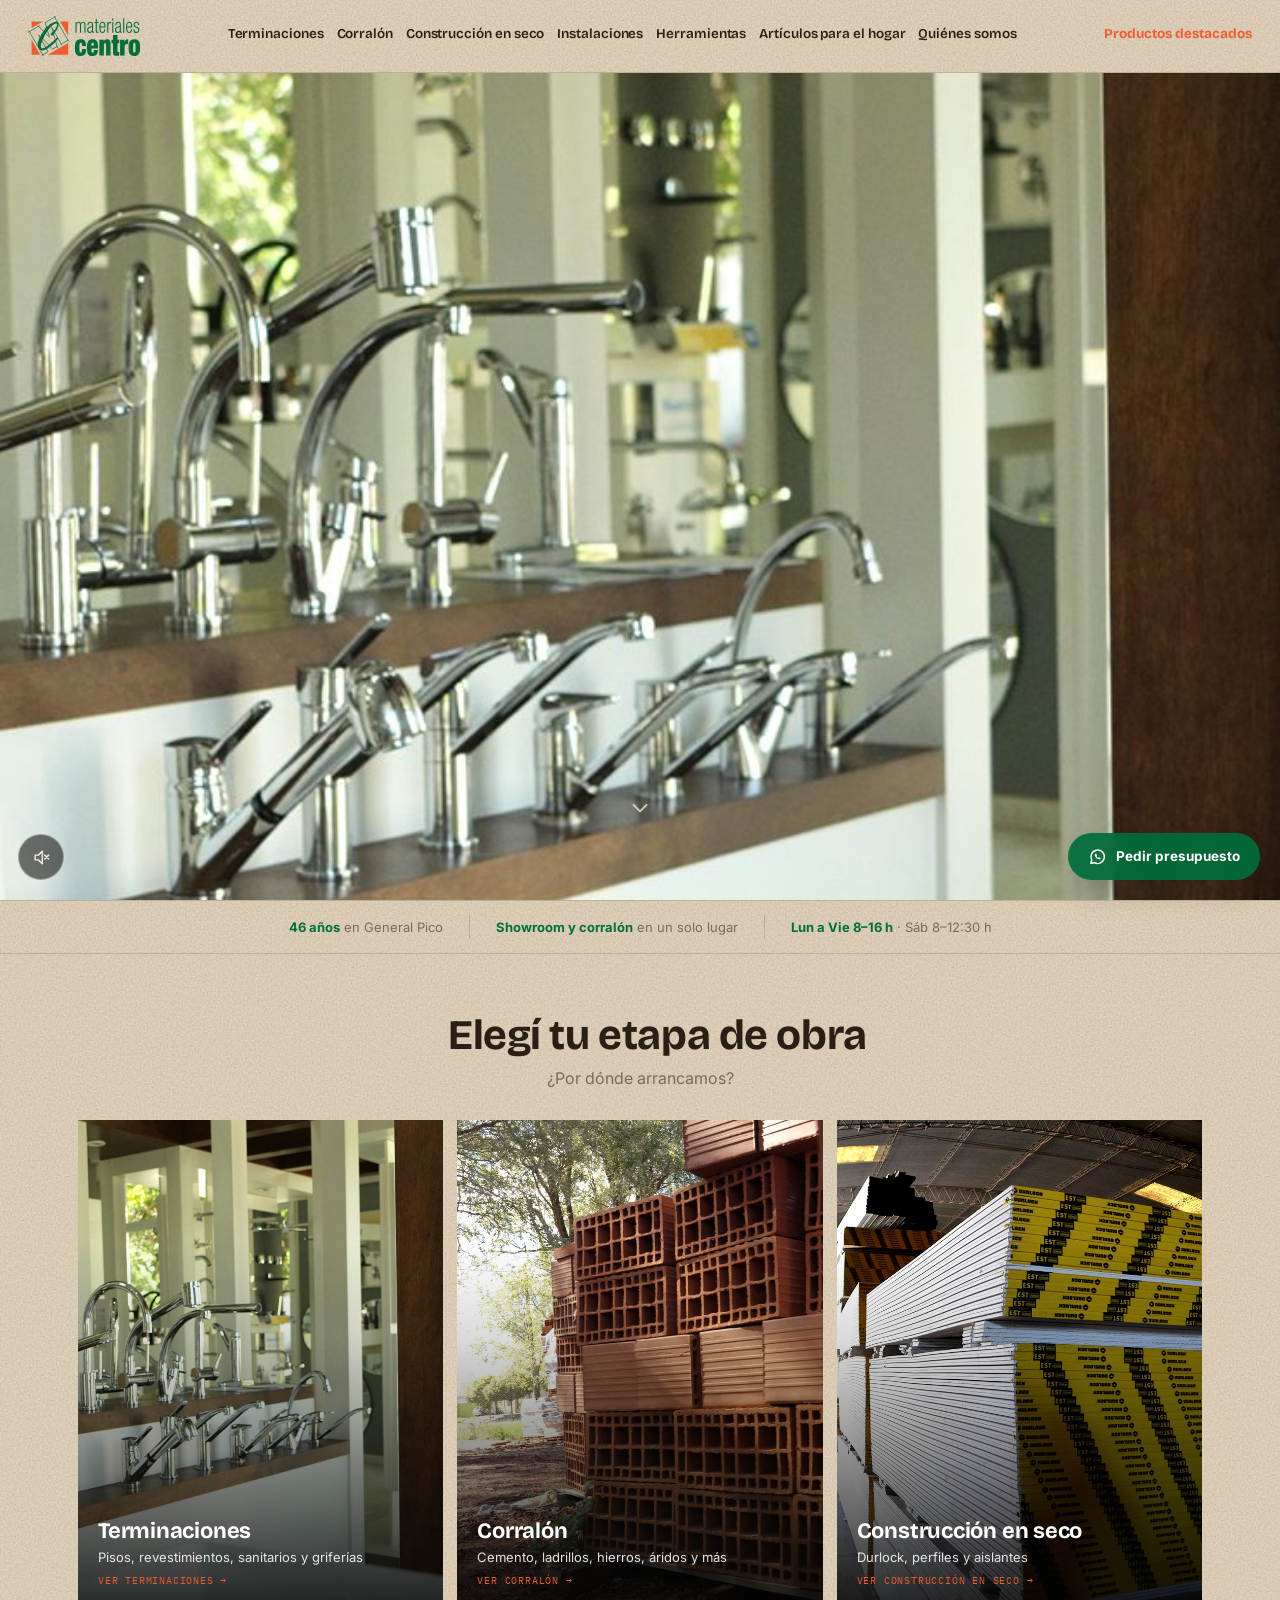
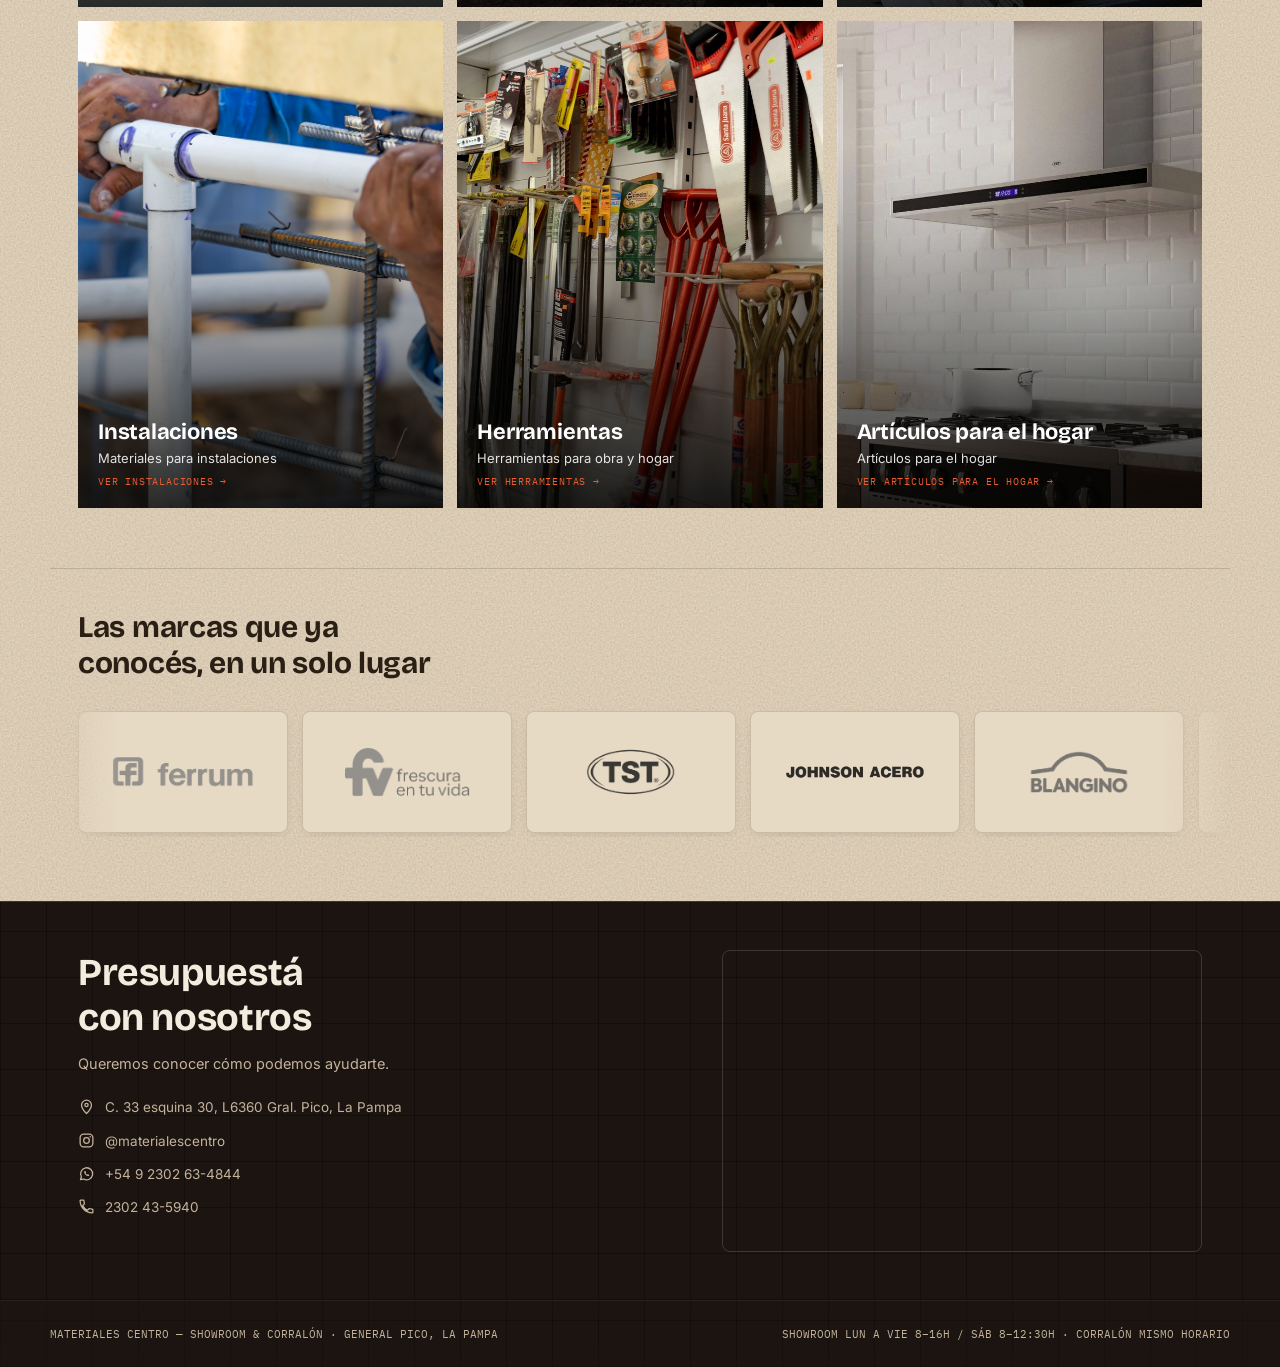
<file: index.html>
<!DOCTYPE html>
<html lang="es-AR">
<meta charset="utf-8">
<meta name="viewport" content="width=device-width, initial-scale=1">
<title>Materiales Centro | Corralón y Showroom en General Pico, La Pampa</title>
<meta name="description" content="Corralón y showroom en General Pico: cemento, ladrillos, Durlock, sanitarios, pisos y herramientas. 46 años en tu obra. Pedí tu presupuesto por WhatsApp.">
<meta name="theme-color" content="#006D3A">
<link rel="canonical" href="https://delfinaalonso.github.io/MCentro/">
<link rel="icon" type="image/svg+xml" href="assets/img/favicon.svg">

<meta property="og:type" content="website">
<meta property="og:locale" content="es_AR">
<meta property="og:site_name" content="Materiales Centro">
<meta property="og:title" content="Materiales Centro — Corralón y Showroom en General Pico">
<meta property="og:description" content="Todo para tu obra, de los cimientos a las terminaciones. Pedí tu presupuesto por WhatsApp.">
<meta property="og:url" content="https://delfinaalonso.github.io/MCentro/">
<meta property="og:image" content="https://delfinaalonso.github.io/MCentro/assets/img/og-home.jpg">
<meta property="og:image:width" content="1200">
<meta property="og:image:height" content="630">
<meta name="twitter:card" content="summary_large_image">
<link rel="preconnect" href="https://fonts.googleapis.com">
<link rel="preconnect" href="https://fonts.gstatic.com" crossorigin>
<link href="https://fonts.googleapis.com/css2?family=Bricolage+Grotesque:opsz,wght@12..96,500;12..96,700;12..96,800&family=Inter:wght@400;500;600;700&family=IBM+Plex+Mono:wght@400;500;600&display=swap" rel="stylesheet">
<link rel="stylesheet" href="assets/css/styles.css?v=19">
<style>
  /* ---------- header: pedido explícito de sacar todas las sombras/degradé
     oscuro y el halo de texto — el header de home queda con el mismo estilo
     sólido, colores y tipografía que ya usan todas las demás páginas (nada
     se redeclara acá, se hereda tal cual de styles.css). ---------- */

  /* ================= VIDEO DE APERTURA =================
     Video propio (mp4, con audio), alojado en el repo — reemplaza el
     embed de YouTube: sin marca ni cartel de canal, autoplay bastante
     más confiable en mobile. Una sola sección de una pantalla de alto,
     sin matemática de scroll ni estados por acto — el video habla solo. */
  /* El header ocupa 73px fijos arriba (medido en todos los anchos); si el
     video mide 100vh completo, sus últimos 73px quedan tapados por el
     borde de la pantalla al cargar. Se descuenta esa altura para que el
     video entre entero sin necesidad de scrollear. */
  #obra-video{
    position:relative; height:calc(100vh - 73px); height:calc(100dvh - 73px); overflow:hidden;
    background-color:var(--deep);
  }
  #obraVideo{
    position:absolute; inset:0; width:100%; height:100%; object-fit:cover;
    pointer-events:none;
  }

  /* Capa invisible sobre el video: absorbe cualquier toque/clic y no hace
     nada con él — el video nunca se puede pausar, adelantar ni tocar para
     ir a YouTube. El único control es el botón de sonido de más abajo. */
  .video-shield{
    position:absolute; inset:0; z-index:2; width:100%; height:100%;
    background:transparent; border:none; padding:0; margin:0;
    -webkit-appearance:none; appearance:none; cursor:default;
  }

  /* Botón fijo de sonido, abajo a la izquierda: a la misma altura que el
     botón flotante de WhatsApp de abajo a la derecha (bottom:20px), ya
     corregido en styles.css para que quede pegado al borde de verdad. */
  .video-sound-toggle{
    position:absolute; left:18px; bottom:20px; z-index:3;
    width:46px; height:46px; border-radius:50%;
    border:1px solid rgba(241,236,227,.4); background:rgba(4,4,3,.55);
    backdrop-filter:blur(6px); -webkit-backdrop-filter:blur(6px);
    color:#F1ECE3; display:flex; align-items:center; justify-content:center;
    cursor:pointer; transition:background .2s ease, border-color .2s ease;
  }
  .video-sound-toggle:hover{background:rgba(4,4,3,.78); border-color:rgba(241,236,227,.7);}
  .video-sound-toggle .ic-unmuted{display:none;}
  .video-sound-toggle:not(.is-muted) .ic-muted{display:none;}
  .video-sound-toggle:not(.is-muted) .ic-unmuted{display:block;}

  /* Señal de que la página sigue para abajo: una flechita chica, centrada,
     puramente decorativa (no se puede tocar, no hace nada). Más arriba que
     el botón de sonido/WhatsApp para no pisarse con ellos en pantallas
     angostas, donde el botón de WhatsApp se acerca al centro. */
  .video-scroll-hint{
    position:absolute; left:50%; bottom:80px; transform:translateX(-50%);
    z-index:3; pointer-events:none; color:#F1ECE3; opacity:.8;
    animation:video-scroll-bounce 1.8s ease-in-out infinite;
  }
  @keyframes video-scroll-bounce{
    0%,100%{ transform:translate(-50%,0); }
    50%{ transform:translate(-50%,7px); }
  }
  @media(prefers-reduced-motion: reduce){
    .video-scroll-hint{animation:none;}
  }

  /* El video está grabado horizontal (16:9); en un celular en vertical,
     "cubrir" la pantalla completa (lo que hace el resto de este bloque)
     recorta la mayor parte de los costados y deja ver solo una tira
     angosta del medio. En mobile se muestra en su proporción real (16:9,
     sin recortar de más) en vez de forzarlo a pantalla completa: entra
     bastante más video en pantalla y de paso ocupa mucho menos alto, así
     que hay que scrollear menos para llegar al resto de la página. */
  @media(max-width:760px){
    #obra-video{height:auto; aspect-ratio:16/9;}
    .video-scroll-hint{display:none;}
  }

  /* ================= SALIDA — tres fotogramas, no tarjetas ================= */
  #salida{padding:56px 0 40px;}
  .salida-head{max-width:44ch; margin:0 auto 32px; text-align:center;}
  @media(max-width:700px){
    #salida{padding:36px 0 28px;}
    .salida-head{margin-bottom:24px;}
  }
  .salida-head p.tag{color:var(--soft); justify-content:center;}
  /* Nunca se tiene que partir en dos líneas: el tamaño baja con el ancho de
     pantalla (en vez de tener un piso fijo) para que "¿Por dónde
     arrancamos?" siempre entre completo en una sola línea. */
  .salida-head h2{font-size:clamp(15px,6vw,42px); color:var(--ink); white-space:nowrap;}
  .salida-sub{margin-top:8px; color:var(--soft); font-size:clamp(13px,2.2vw,16px);}
  /* 3 columnas (no 4): con Catálogo y Quiénes somos afuera (quedan solo
     en el menú) son 6 accesos, y 3x2 cierra parejo en vez de dejar una
     fila incompleta. */
  .exit-grid{display:grid; grid-template-columns:repeat(3,1fr); gap:14px;}
  .exit{position:relative; overflow:hidden; display:block; aspect-ratio:3/4; scroll-margin-top:90px;}
  .exit img{position:absolute; inset:0; width:100%; height:100%; object-fit:cover; filter:saturate(1.02) contrast(1.02); transition:transform .5s ease;}
  .exit:hover img{transform:scale(1.045);}
  .exit .scrim{position:absolute; inset:0; background:linear-gradient(to top, rgba(4,4,3,.85), rgba(4,4,3,.15) 55%, transparent 75%);}
  .exit .ex-in{position:absolute; inset:0; display:flex; flex-direction:column; justify-content:flex-end; padding:20px; color:#fff;}
  .exit h3{font-size:clamp(17px,1.8vw,22px); line-height:1.15;}
  .exit .ex-desc{font-size:13px; line-height:1.35; color:rgba(255,255,255,.88); margin-top:4px;}
  .exit .go{font-family:'IBM Plex Mono',monospace; font-size:10px; letter-spacing:.08em; text-transform:uppercase; color:var(--naranja); display:flex; align-items:center; gap:7px; margin-top:8px; transition:gap .2s ease;}
  .exit:hover .go{gap:12px;}
  @media(max-width:900px){ .exit-grid{grid-template-columns:repeat(2,1fr);} }

  html.js-anim .reveal-el.d2.is-visible{transition-delay:.24s;}

  @media(max-width:1250px){
    .main-nav{display:none;}
    .burger{display:flex;}
  }

  html.nav-force-burger .main-nav{display:none;}
  html.nav-force-burger .burger{display:flex;}

  /* ---------- marcas y socios (slider) — movido de Terminaciones a la home ---------- */
  /* padding-top/bottom, no el shorthand de 3 valores: ese pone el
     izquierdo/derecho en 0 y pisa el padding lateral de .wrap, dejando el
     título pegado al borde en mobile. */
  .partners{padding-top:40px; padding-bottom:44px; border-top:1px solid var(--line); margin-top:20px;}
  @media(max-width:700px){ .partners{padding-top:28px; padding-bottom:32px; margin-top:12px;} }
  .partners-head{margin-bottom:26px;}
  .partners-head h2{font-size:clamp(22px,3vw,30px); max-width:26ch;}
  .partners-marquee{overflow-x:auto; margin:0 -28px; padding:4px 28px; -webkit-mask-image:linear-gradient(to right, transparent, #000 6%, #000 94%, transparent); mask-image:linear-gradient(to right, transparent, #000 6%, #000 94%, transparent); scrollbar-width:none;}
  .partners-marquee::-webkit-scrollbar{display:none;}
  html.js-anim .partners-marquee{overflow:hidden;}
  .partners-track{display:flex; gap:14px; width:max-content;}
  /* 48s, no 26s: con el doble de logos (13 en vez de 7) recorre el doble
     de distancia, así que necesita el doble de tiempo para que la
     velocidad de scroll se sienta igual que antes. */
  html.js-anim .partners-track{animation:partnersMarquee 48s linear infinite;}
  html.js-anim .partners-marquee:hover .partners-track{animation-play-state:paused;}
  @keyframes partnersMarquee{ from{transform:translateX(0);} to{transform:translateX(-50%);} }
  .partner-card{
    flex:0 0 auto; width:210px; height:122px; border:1px solid var(--line); border-radius:8px;
    display:flex; align-items:center; justify-content:center; text-align:center; padding:18px;
    box-shadow:0 4px 14px -7px rgba(42,31,20,.22); transition:box-shadow .25s ease, transform .25s ease;
  }
  .partner-card:hover{box-shadow:0 18px 32px -12px rgba(42,31,20,.32); transform:translateY(-4px);}
  .partner-card.real{background:var(--bg);}
  .partner-card img{max-height:52px; width:auto; max-width:82%; object-fit:contain; filter:grayscale(1) contrast(1.05); opacity:.8; transition:filter .25s ease, opacity .25s ease;}
  .partner-card:hover img{filter:none; opacity:1;}

  /* ================= FRANJA DE CONFIANZA (T3) =================
     Sin caja blanca ni tipografía mono (no encajaban con el resto de la
     página): fondo transparente, se apoya en el mismo crema de siempre,
     con un detalle en verde marca en vez del texto en negro. */
  .trust-strip{border-top:1px solid var(--line); border-bottom:1px solid var(--line);}
  .trust-strip .wrap{
    display:flex; flex-wrap:wrap; justify-content:center; gap:8px 0;
    list-style:none; padding:14px 28px; max-width:1180px; margin:0 auto;
  }
  .trust-strip li{
    font-family:'Inter',sans-serif; font-size:13px; color:var(--soft);
    padding:4px 26px; text-align:center;
  }
  .trust-strip li + li{border-left:1px solid var(--line);}
  .trust-strip li strong{color:var(--verde-brand); font-weight:700;}
  @media (max-width:860px){
    .trust-strip .wrap{flex-direction:column; align-items:center; gap:8px; padding:12px 28px;}
    .trust-strip li{border-left:none !important; padding:0; width:100%;}
    .trust-strip li + li{border-top:1px solid var(--line); padding-top:8px;}
  }
</style>

<body data-page="home">
<div data-include="header"></div>


<main id="top">
  <h1 class="sr-only">Materiales Centro — Corralón y Showroom en General Pico</h1>
  <section id="obra-video">
    <video id="obraVideo" autoplay muted loop playsinline preload="auto" poster="assets/img/portada-showroom.jpg">
      <source src="assets/video/obra.mp4" type="video/mp4">
    </video>
    <div class="video-shield" id="videoShield" aria-hidden="true"></div>
    <button type="button" class="video-sound-toggle is-muted" id="videoSoundToggle" aria-pressed="false" aria-label="Activar sonido">
      <svg class="ic-muted" viewBox="0 0 24 24" width="19" height="19" fill="none" stroke="currentColor" stroke-width="1.8" stroke-linecap="round" stroke-linejoin="round"><path d="M4 9v6h4l5 5V4L8 9H4z"/><path d="M16 9l5 5M21 9l-5 5"/></svg>
      <svg class="ic-unmuted" viewBox="0 0 24 24" width="19" height="19" fill="none" stroke="currentColor" stroke-width="1.8" stroke-linecap="round" stroke-linejoin="round"><path d="M4 9v6h4l5 5V4L8 9H4z"/><path d="M16.5 8.5a5 5 0 0 1 0 7M19.5 6a9 9 0 0 1 0 12"/></svg>
    </button>
    <svg class="video-scroll-hint" aria-hidden="true" viewBox="0 0 24 24" width="26" height="26" fill="none" stroke="currentColor" stroke-width="1.8" stroke-linecap="round" stroke-linejoin="round"><path d="M6 10l6 6 6-6"/></svg>
  </section>

  <section id="confianza" class="trust-strip">
    <ul class="wrap">
      <li><strong>46 años</strong> en General Pico</li>
      <li><strong>Showroom y corralón</strong> en un solo lugar</li>
      <li><strong>Lun a Vie 8–16 h</strong> · Sáb 8–12:30 h</li>
      <!-- [CONFIRMAR con el cliente antes de publicar]
      <li><strong>Presupuesto sin cargo</strong> ni compromiso</li>
      -->
    </ul>
  </section>

  <section id="salida">
    <div class="wrap salida-head reveal-el">
      <h2>Elegí tu etapa de obra</h2>
      <p class="salida-sub">¿Por dónde arrancamos?</p>
    </div>
    <div class="wrap">
      <div class="exit-grid">
        <a href="terminaciones.html" class="exit reveal-el">
          <img src="assets/img/portada-showroom.jpg" alt="Griferías y sanitarios en el showroom de Materiales Centro" width="740" height="960" loading="lazy" decoding="async" style="object-position:50% 38%;" />
          <div class="scrim"></div>
          <div class="ex-in"><h3>Terminaciones</h3><p class="ex-desc">Pisos, revestimientos, sanitarios y griferías</p><span class="go">Ver terminaciones →</span></div>
        </a>
        <a href="corralon.html" class="exit reveal-el d1">
          <img src="assets/img/portada-corralon.jpg" alt="Ladrillos cerámicos huecos apilados en el corralón" width="740" height="960" loading="lazy" decoding="async" style="object-position:50% 38%;" />
          <div class="scrim"></div>
          <div class="ex-in"><h3>Corralón</h3><p class="ex-desc">Cemento, ladrillos, hierros, áridos y más</p><span class="go">Ver corralón →</span></div>
        </a>
        <a href="construccion-en-seco.html" class="exit reveal-el d2">
          <img src="assets/img/portada-en-seco.jpg" alt="Placas de yeso Durlock apiladas en depósito" width="740" height="960" loading="lazy" decoding="async" style="object-position:50% 45%;" />
          <div class="scrim"></div>
          <div class="ex-in"><h3>Construcción en seco</h3><p class="ex-desc">Durlock, perfiles y aislantes</p><span class="go">Ver construcción en seco →</span></div>
        </a>
        <a href="instalaciones.html" class="exit reveal-el">
          <img src="assets/img/portada-instalaciones.jpg" alt="Instalación de cañerías de agua en una obra" width="1600" height="1067" loading="lazy" decoding="async" style="object-position:60% 40%;" />
          <div class="scrim"></div>
          <div class="ex-in"><h3>Instalaciones</h3><p class="ex-desc">Materiales para instalaciones</p><span class="go">Ver instalaciones →</span></div>
        </a>
        <a href="herramientas.html" class="exit reveal-el d1">
          <img src="assets/img/portada-herramientas.jpg" alt="Serruchos, palas y herramientas de mano en exhibición" width="740" height="960" loading="lazy" decoding="async" style="object-position:50% 30%;" />
          <div class="scrim"></div>
          <div class="ex-in"><h3>Herramientas</h3><p class="ex-desc">Herramientas para obra y hogar</p><span class="go">Ver herramientas →</span></div>
        </a>
        <a href="articulos-para-el-hogar.html" class="exit reveal-el d2">
          <img src="assets/img/portada-art-del-hogar.jpg" alt="Anafe a gas y campana extractora de cocina en exhibición" width="740" height="960" loading="lazy" decoding="async" style="object-position:60% 70%;" />
          <div class="scrim"></div>
          <div class="ex-in"><h3>Artículos para el hogar</h3><p class="ex-desc">Artículos para el hogar</p><span class="go">Ver artículos para el hogar →</span></div>
        </a>
      </div>
    </div>
  </section>

  <section class="wrap partners reveal-el">
    <div class="partners-head">
      <h2>Las marcas que ya conocés, en un solo lugar</h2>
    </div>
    <div class="partners-marquee" tabindex="0" aria-label="Marcas y socios estratégicos">
      <div class="partners-track">
        <div class="partner-card real"><img src="assets/img/logo-ferrum.png" alt="Ferrum" width="1294" height="398" loading="lazy" decoding="async" /></div>
        <div class="partner-card real"><img src="assets/img/logo-fv.png" alt="FV" width="510" height="210" loading="lazy" decoding="async" /></div>
        <div class="partner-card real"><img src="assets/img/logo-TST.png" alt="TST" width="431" height="250" loading="lazy" decoding="async" /></div>
        <!-- [CONFIRMAR con el cliente]: el archivo se llama logo-johnson.png pero el alt dice "Jhonson" — probable error de tipeo. No se cambia a "Johnson" hasta que Delfina confirme cuál es el nombre correcto de la marca. -->
        <div class="partner-card real"><img src="assets/img/logo-johnson.png" alt="Jhonson" width="1780" height="250" loading="lazy" decoding="async" /></div>
        <div class="partner-card real"><img src="assets/img/logo-Blangino.png" alt="Blangino" width="482" height="250" loading="lazy" decoding="async" /></div>
        <div class="partner-card real"><img src="assets/img/logo-misiones.png" alt="Misiones" width="758" height="154" loading="lazy" decoding="async" /></div>
        <div class="partner-card real"><img src="assets/img/logo-Vasser.png" alt="Vasser" width="513" height="210" loading="lazy" decoding="async" /></div>
        <div class="partner-card real"><img src="assets/img/logo-durlock.png" alt="Durlock" width="500" height="213" loading="lazy" decoding="async" /></div>
        <div class="partner-card real"><img src="assets/img/logo-cerronegro.png" alt="Cerro Negro" width="280" height="154" loading="lazy" decoding="async" /></div>
        <div class="partner-card real"><img src="assets/img/logo-canuelas.png" alt="Cerámica Cañuelas" width="1525" height="244" loading="lazy" decoding="async" /></div>
        <div class="partner-card real"><img src="assets/img/logo-palmar.png" alt="Palmar" width="350" height="133" loading="lazy" decoding="async" /></div>
        <div class="partner-card real"><img src="assets/img/logo-lomanegra.png" alt="Loma Negra" width="800" height="783" loading="lazy" decoding="async" /></div>
        <div class="partner-card real"><img src="assets/img/logo-spl.png" alt="SPL Láminas" width="326" height="272" loading="lazy" decoding="async" /></div>
        <div class="partner-card real" aria-hidden="true"><img src="assets/img/logo-ferrum.png" alt="" width="1294" height="398" loading="lazy" decoding="async" /></div>
        <div class="partner-card real" aria-hidden="true"><img src="assets/img/logo-fv.png" alt="" width="510" height="210" loading="lazy" decoding="async" /></div>
        <div class="partner-card real" aria-hidden="true"><img src="assets/img/logo-TST.png" alt="" width="431" height="250" loading="lazy" decoding="async" /></div>
        <div class="partner-card real" aria-hidden="true"><img src="assets/img/logo-johnson.png" alt="" width="1780" height="250" loading="lazy" decoding="async" /></div>
        <div class="partner-card real" aria-hidden="true"><img src="assets/img/logo-Blangino.png" alt="" width="482" height="250" loading="lazy" decoding="async" /></div>
        <div class="partner-card real" aria-hidden="true"><img src="assets/img/logo-misiones.png" alt="" width="758" height="154" loading="lazy" decoding="async" /></div>
        <div class="partner-card real" aria-hidden="true"><img src="assets/img/logo-Vasser.png" alt="" width="513" height="210" loading="lazy" decoding="async" /></div>
        <div class="partner-card real" aria-hidden="true"><img src="assets/img/logo-durlock.png" alt="" width="500" height="213" loading="lazy" decoding="async" /></div>
        <div class="partner-card real" aria-hidden="true"><img src="assets/img/logo-cerronegro.png" alt="" width="280" height="154" loading="lazy" decoding="async" /></div>
        <div class="partner-card real" aria-hidden="true"><img src="assets/img/logo-canuelas.png" alt="" width="1525" height="244" loading="lazy" decoding="async" /></div>
        <div class="partner-card real" aria-hidden="true"><img src="assets/img/logo-palmar.png" alt="" width="350" height="133" loading="lazy" decoding="async" /></div>
        <div class="partner-card real" aria-hidden="true"><img src="assets/img/logo-lomanegra.png" alt="" width="800" height="783" loading="lazy" decoding="async" /></div>
        <div class="partner-card real" aria-hidden="true"><img src="assets/img/logo-spl.png" alt="" width="326" height="272" loading="lazy" decoding="async" /></div>
      </div>
    </div>
  </section>

  <section id="presupuesto">
    <div class="wrap row">
      <div class="intro-col reveal-el">
        <h2>Presupuestá con nosotros</h2>
        <p class="sub">Queremos conocer cómo podemos ayudarte.</p>
        <div class="contact-links">
          <a href="https://share.google/QC87hs6kjnk122Bjw" target="_blank" rel="noopener">
            <svg viewBox="0 0 24 24" width="17" height="17" fill="none" stroke="currentColor" stroke-width="1.8" stroke-linecap="round" stroke-linejoin="round"><path d="M12 22s7-6.5 7-12a7 7 0 1 0-14 0c0 5.5 7 12 7 12z"/><circle cx="12" cy="10" r="2.3"/></svg>
            <span>C. 33 esquina 30, L6360 Gral. Pico, La Pampa</span>
          </a>
          <a href="https://instagram.com/materialescentro" target="_blank" rel="noopener">
            <svg viewBox="0 0 24 24" width="17" height="17" fill="none" stroke="currentColor" stroke-width="1.8" stroke-linecap="round" stroke-linejoin="round"><rect x="3" y="3" width="18" height="18" rx="5"/><circle cx="12" cy="12" r="4"/><circle cx="17.3" cy="6.7" r="1.1" fill="currentColor" stroke="none"/></svg>
            <span>@materialescentro</span>
          </a>
          <a href="https://wa.me/5492302634844?text=Hola!%20Quiero%20pedir%20un%20presupuesto." target="_blank" rel="noopener" data-wa-source="presupuesto">
            <svg viewBox="0 0 24 24" width="17" height="17" fill="none" stroke="currentColor" stroke-width="1.8" stroke-linecap="round" stroke-linejoin="round"><path d="M3.5 20.5l1.3-3.9a8.5 8.5 0 1 1 3.2 3.2z"/><path d="M8.7 9.6c0-.5.4-1 .9-1h.5c.3 0 .5.2.6.4l.6 1.4c.1.2.1.5-.1.7l-.5.6c.4.9 1.1 1.6 2 2l.6-.5c.2-.2.4-.2.7-.1l1.4.6c.3.1.4.3.4.6v.5c0 .5-.4.9-1 .9-3.4 0-6.1-2.7-6.1-6.1z" fill="currentColor" stroke="none"/></svg>
            <span>+54 9 2302 63-4844</span>
          </a>
          <a href="tel:+542302435940">
            <svg viewBox="0 0 24 24" width="17" height="17" fill="none" stroke="currentColor" stroke-width="1.8" stroke-linecap="round" stroke-linejoin="round"><path d="M6.6 10.8c1.4 2.8 3.8 5.1 6.6 6.6l2.2-2.2c.3-.3.7-.4 1-.2 1.1.4 2.3.6 3.6.6.6 0 1 .4 1 1v3.4c0 .6-.4 1-1 1C10.9 21 3 13.1 3 3.9c0-.6.4-1 1-1h3.4c.6 0 1 .4 1 1 0 1.3.2 2.5.6 3.6.1.3 0 .7-.2 1L6.6 10.8z"/></svg>
            <span>2302 43-5940</span>
          </a>
        </div>
      </div>
      <div class="map-col reveal-el d1">
        <iframe
          src="https://www.google.com/maps?q=C.+33+esquina+30,+L6360+General+Pico,+La+Pampa,+Argentina&output=embed"
          loading="lazy" referrerpolicy="no-referrer-when-downgrade"
          title="Ubicación de Materiales Centro — showroom y corralón" allowfullscreen>
        </iframe>
      </div>
    </div>
  </section>
</main>

<div data-include="footer"></div>

<script src="assets/js/include.js"></script>
<script src="assets/js/cart.js"></script>
<script>
window.includesReady.then(function(){
  /* Cada bloque va en su propio try/catch y no depende de que el resto
     funcione: si la cinemática de más abajo se rompe en algún dispositivo,
     el menú, el "aparecer al scrollear" y el botón flotante tienen que
     seguir andando igual — es lo que falló la vez pasada: todo colgaba
     de que la cinemática arrancara bien. */

  try{
    var burger = document.querySelector('.burger');
    var panel = document.querySelector('.mobile-panel');
    if(burger && panel){
      burger.addEventListener('click', function(){
        var open = panel.classList.toggle('open');
        burger.setAttribute('aria-expanded', open ? 'true' : 'false');
      });
      panel.querySelectorAll('a').forEach(function(a){
        a.addEventListener('click', function(){ panel.classList.remove('open'); burger.setAttribute('aria-expanded','false'); });
      });
    }
  }catch(err){ console.error('Error en el menú mobile', err); }

  var reduce = window.matchMedia('(prefers-reduced-motion: reduce)').matches;

  try{
    if(!reduce){ document.documentElement.classList.add('js-anim'); }
    function revealAllNow(){
      document.querySelectorAll('.reveal-el:not(.is-visible)').forEach(function(el){ el.classList.add('is-visible'); });
    }
    if(reduce || !('IntersectionObserver' in window)){
      revealAllNow();
    } else {
      var io = new IntersectionObserver(function(entries){
        entries.forEach(function(e){ if(e.isIntersecting){ e.target.classList.add('is-visible'); io.unobserve(e.target); } });
      }, {threshold:.16});
      document.querySelectorAll('.reveal-el').forEach(function(el){ io.observe(el); });
      /* Red de seguridad: si por lo que sea algún bloque no se reveló
         solo (un bug nuestro, una rareza del navegador), no se queda
         invisible para siempre. */
      setTimeout(revealAllNow, 4000);
    }
  }catch(err){
    console.error('Error en el "aparecer al scrollear"', err);
    document.querySelectorAll('.reveal-el').forEach(function(el){ el.classList.add('is-visible'); });
  }

  try{
    var video = document.getElementById('obraVideo');
    var soundBtn = document.getElementById('videoSoundToggle');
    if(video && soundBtn){
      function setSoundUi(muted){
        soundBtn.classList.toggle('is-muted', muted);
        soundBtn.setAttribute('aria-pressed', muted ? 'false' : 'true');
        soundBtn.setAttribute('aria-label', muted ? 'Activar sonido' : 'Silenciar');
      }
      setSoundUi(video.muted);

      soundBtn.addEventListener('click', function(){
        video.muted = !video.muted;
        if(!video.muted){ video.volume = 1; }
        setSoundUi(video.muted);
      });
    }
  }catch(err){ console.error('Error al preparar el control de sonido del video', err); }

});
</script>
</body>
</html>
</file>
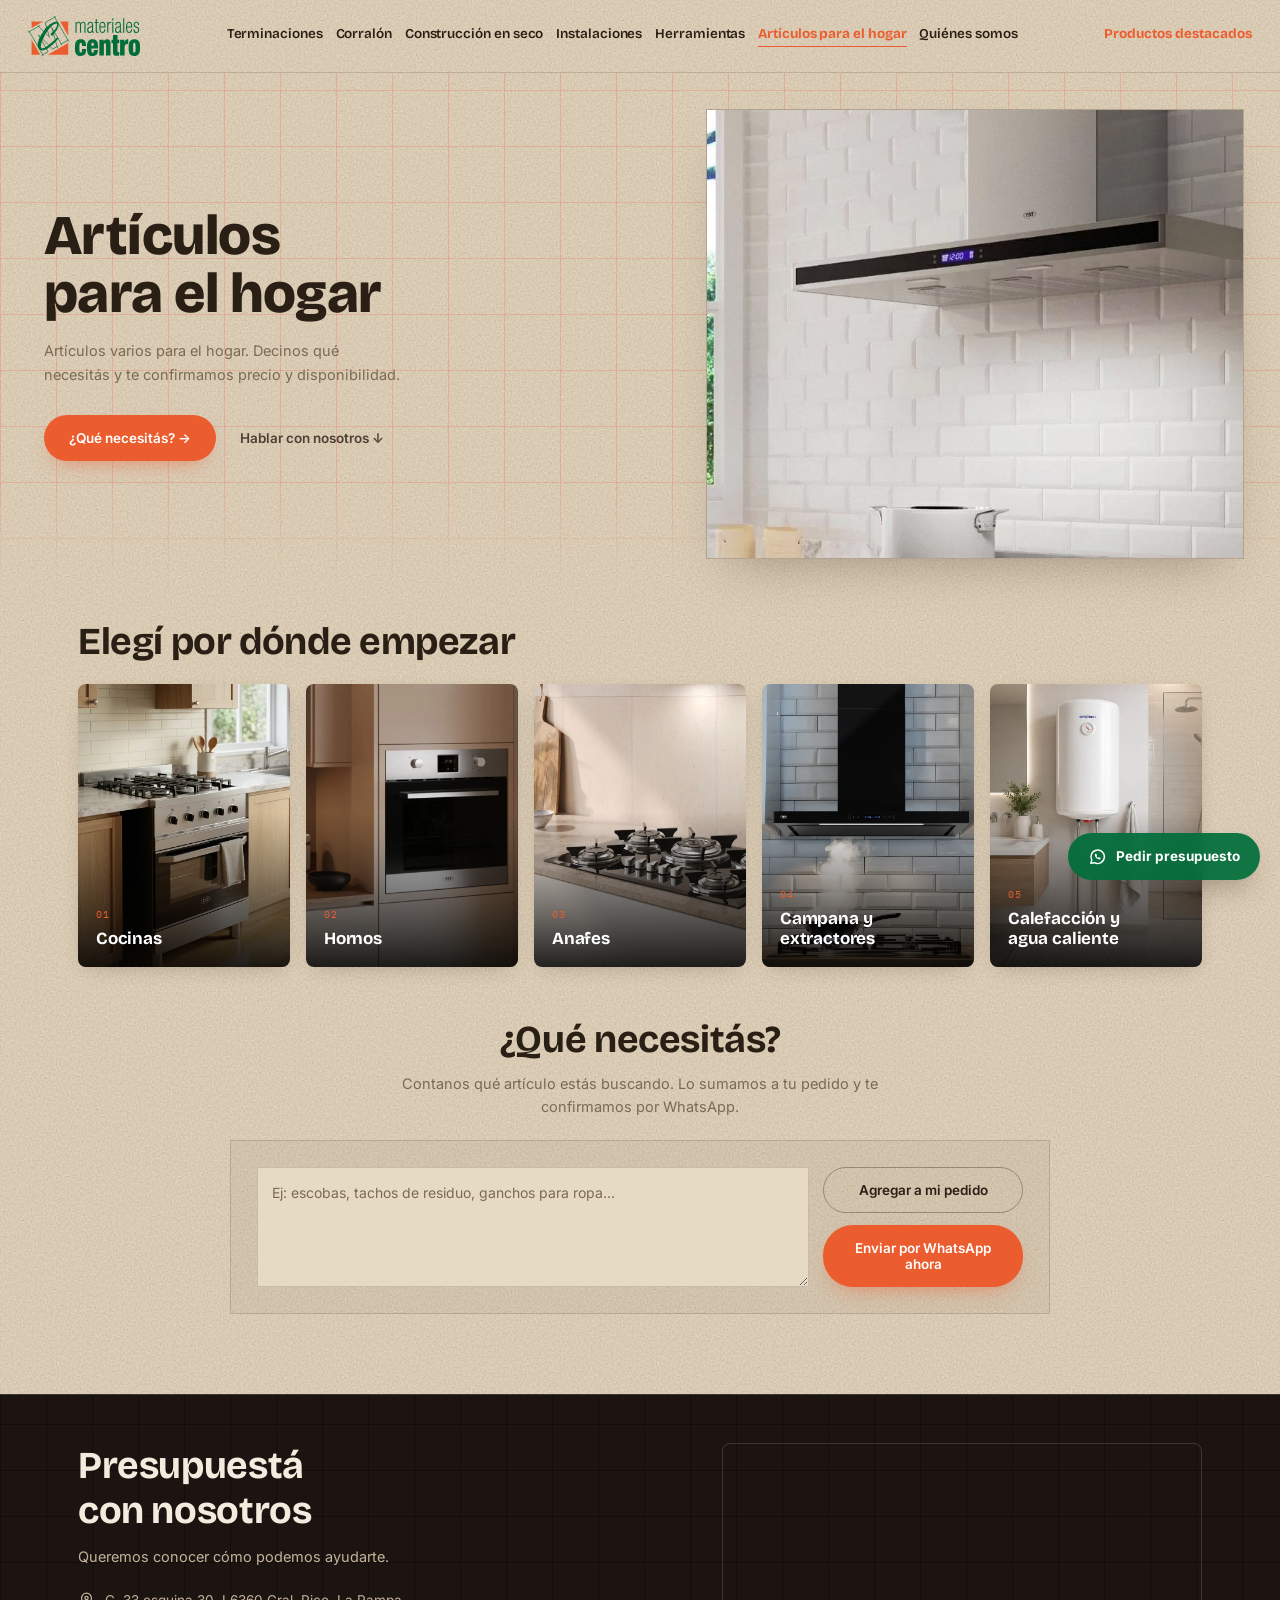
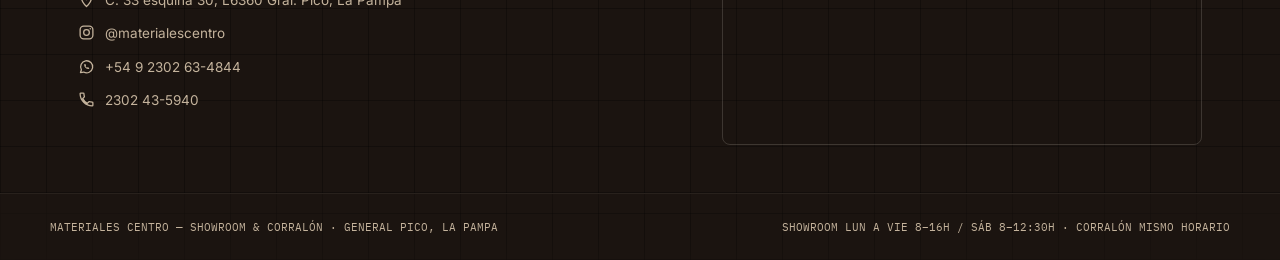
<file: articulos-para-el-hogar.html>
<!DOCTYPE html>
<html lang="es-AR">
<meta charset="utf-8">
<meta name="viewport" content="width=device-width, initial-scale=1">
<title>Artículos para el hogar en General Pico | Materiales Centro</title>
<meta name="description" content="Cocinas, hornos, anafes, campanas y calefacción para tu hogar en General Pico. Pedí tu presupuesto por WhatsApp.">
<link rel="canonical" href="https://delfinaalonso.github.io/MCentro/articulos-para-el-hogar.html">
<link rel="icon" type="image/svg+xml" href="assets/img/favicon.svg">
<link rel="preconnect" href="https://fonts.googleapis.com">
<link rel="preconnect" href="https://fonts.gstatic.com" crossorigin>
<link href="https://fonts.googleapis.com/css2?family=Bricolage+Grotesque:opsz,wght@12..96,500;12..96,700;12..96,800&family=Inter:wght@400;500;600;700&family=IBM+Plex+Mono:wght@400;500;600&display=swap" rel="stylesheet">
<link rel="stylesheet" href="assets/css/styles.css?v=19">
<style>
  /* ---------- page hero: presupuesto + foto de la categoría ---------- */
  .phero-split{position:relative; display:grid; grid-template-columns:1.1fr 1fr; min-height:58vh;}
  .phero-split::before{
    content:''; position:absolute; inset:0; z-index:0; pointer-events:none;
    background-image:
      repeating-linear-gradient(0deg, rgba(235,92,46,.22) 0, rgba(235,92,46,.22) 1px, transparent 1px, transparent 56px),
      repeating-linear-gradient(90deg, rgba(235,92,46,.22) 0, rgba(235,92,46,.22) 1px, transparent 1px, transparent 56px);
    -webkit-mask-image:linear-gradient(to bottom, #000 0%, #000 78%, transparent 100%);
    mask-image:linear-gradient(to bottom, #000 0%, #000 78%, transparent 100%);
  }
  .ps-copy{position:relative; z-index:1; display:flex; flex-direction:column; justify-content:center; padding:60px 44px;}
  .ps-copy h1{font-size:clamp(34px,4.6vw,56px); font-weight:800; line-height:1.04; color:var(--ink);}
  .ps-copy .sub{font-size:14.5px; color:var(--soft); max-width:40ch; margin:16px 0 28px; line-height:1.65;}
  .ps-cta{display:flex; align-items:center; gap:24px; flex-wrap:wrap;}
  .ps-link{color:var(--ink); opacity:.8; font-size:13.5px; font-weight:600; display:inline-flex; align-items:center; gap:6px; transition:gap .2s ease;}
  .ps-link:hover{gap:11px; opacity:1;}
  .ps-media{
    position:relative; z-index:1; min-height:380px; padding:36px;
    display:flex; align-items:center; justify-content:center;
  }
  .ps-frame{position:relative; width:100%; height:100%; overflow:hidden; border:1px solid rgba(42,31,20,.22); box-shadow:0 24px 48px -24px rgba(42,31,20,.35);}
  .ps-frame img{position:absolute; inset:0; width:100%; height:100%; object-fit:cover;}
  html.js-anim .ps-frame img{animation:kbLoop 17s ease-in-out infinite alternate;}
  @keyframes kbLoop{ from{transform:scale(1.08) translate(0,0);} to{transform:scale(1.22) translate(-1.5%,-1.5%);} }
  @media(max-width:900px){
    .phero-split{grid-template-columns:1fr; min-height:auto;}
    .ps-media{min-height:170px; order:-1; padding:16px;}
    .ps-copy{padding:18px 28px 28px;}
  }

  /* ---------- intro line ---------- */
  .intro-line{padding:70px 0 10px;}
  .intro-line p{font-size:clamp(20px,3vw,27px); font-family:'Bricolage Grotesque',sans-serif; font-weight:500; max-width:38ch; line-height:1.4;}
</style>

<body data-page="articulos-para-el-hogar">
<div data-include="header"></div>

<main>
  <section class="phero-split reveal-el">
    <div class="ps-copy">
      <h1>Artículos para el hogar</h1>
      <p class="sub">Artículos varios para el hogar. Decinos qué necesitás y te confirmamos precio y disponibilidad.</p>
      <div class="ps-cta">
        <a href="#necesitas" class="btn btn-naranja">¿Qué necesitás? →</a>
        <a href="#presupuesto" class="ps-link">Hablar con nosotros ↓</a>
      </div>
    </div>
    <div class="ps-media">
      <div class="ps-frame">
        <img src="assets/img/portada-art-del-hogar.jpg" alt="Artículos para el hogar" style="object-position:50% 40%;" />
      </div>
    </div>
  </section>

  <section id="lineas" class="wrap lineas reveal-el">
    <div class="lineas-head">
      <h2>Elegí por dónde empezar</h2>
    </div>
    <div class="lineas-grid">
      <div class="linea-box">
        <div class="linea-box-inner">
          <div class="linea-face linea-front">
            <picture><source type="image/webp" srcset="assets/img/portada-cocinas01.webp"><img src="assets/img/portada-cocinas01.png" alt="Cocinas" style="object-position:60% 70%;" /></picture>
            <div class="lb-scrim"></div>
            <div class="lb-front-in"><span class="lb-tag">01</span><h3>Cocinas</h3></div>
          </div>
          <div class="linea-face linea-back">
            <picture><source type="image/webp" srcset="assets/img/portada-cocinas02.webp"><img src="assets/img/portada-cocinas02.png" alt="" /></picture>
            <div class="lb-scrim"></div>
            <div class="lb-back-in">
              <span class="lb-tag">01</span><h3>Cocinas</h3>
              <span class="lb-brands">TST</span>
              <a href="#necesitas" class="go">Consultar →</a>
            </div>
          </div>
        </div>
      </div>
      <div class="linea-box">
        <div class="linea-box-inner">
          <div class="linea-face linea-front">
            <picture><source type="image/webp" srcset="assets/img/portada-hornos01.webp"><img src="assets/img/portada-hornos01.png" alt="Hornos" style="object-position:20% 40%;" /></picture>
            <div class="lb-scrim"></div>
            <div class="lb-front-in"><span class="lb-tag">02</span><h3>Hornos</h3></div>
          </div>
          <div class="linea-face linea-back">
            <picture><source type="image/webp" srcset="assets/img/portada-cocinas02.webp"><img src="assets/img/portada-cocinas02.png" alt="" /></picture>
            <div class="lb-scrim"></div>
            <div class="lb-back-in">
              <span class="lb-tag">02</span><h3>Hornos</h3>
              <span class="lb-brands">Stock permanente</span>
              <a href="#necesitas" class="go">Consultar →</a>
            </div>
          </div>
        </div>
      </div>
      <div class="linea-box">
        <div class="linea-box-inner">
          <div class="linea-face linea-front">
            <picture><source type="image/webp" srcset="assets/img/portada-anafes01.webp"><img src="assets/img/portada-anafes01.png" alt="Anafes" style="object-position:80% 30%;" /></picture>
            <div class="lb-scrim"></div>
            <div class="lb-front-in"><span class="lb-tag">03</span><h3>Anafes</h3></div>
          </div>
          <div class="linea-face linea-back">
            <picture><source type="image/webp" srcset="assets/img/portada-cocinas02.webp"><img src="assets/img/portada-cocinas02.png" alt="" /></picture>
            <div class="lb-scrim"></div>
            <div class="lb-back-in">
              <span class="lb-tag">03</span><h3>Anafes</h3>
              <span class="lb-brands">Stock permanente</span>
              <a href="#necesitas" class="go">Consultar →</a>
            </div>
          </div>
        </div>
      </div>
      <div class="linea-box">
        <div class="linea-box-inner">
          <div class="linea-face linea-front">
            <picture><source type="image/webp" srcset="assets/img/portada-campanas01.webp"><img src="assets/img/portada-campanas01.png" alt="Campana y extractores" style="object-position:40% 55%;" /></picture>
            <div class="lb-scrim"></div>
            <div class="lb-front-in"><span class="lb-tag">04</span><h3>Campana y extractores</h3></div>
          </div>
          <div class="linea-face linea-back">
            <picture><source type="image/webp" srcset="assets/img/portada-cocinas02.webp"><img src="assets/img/portada-cocinas02.png" alt="" /></picture>
            <div class="lb-scrim"></div>
            <div class="lb-back-in">
              <span class="lb-tag">04</span><h3>Campana y extractores</h3>
              <span class="lb-brands">Stock permanente</span>
              <a href="#necesitas" class="go">Consultar →</a>
            </div>
          </div>
        </div>
      </div>
      <div class="linea-box">
        <div class="linea-box-inner">
          <div class="linea-face linea-front">
            <picture><source type="image/webp" srcset="assets/img/portada-calefaccion01.webp"><img src="assets/img/portada-calefaccion01.png" alt="Calefacción y agua caliente" style="object-position:55% 45%;" /></picture>
            <div class="lb-scrim"></div>
            <div class="lb-front-in"><span class="lb-tag">05</span><h3>Calefacción y agua caliente</h3></div>
          </div>
          <div class="linea-face linea-back">
            <picture><source type="image/webp" srcset="assets/img/portada-calefaccion02.webp"><img src="assets/img/portada-calefaccion02.png" alt="" /></picture>
            <div class="lb-scrim"></div>
            <div class="lb-back-in">
              <span class="lb-tag">05</span><h3>Calefacción y agua caliente</h3>
              <span class="lb-brands">Stock permanente</span>
              <a href="#necesitas" class="go">Consultar →</a>
            </div>
          </div>
        </div>
      </div>
    </div>
  </section>

  <section id="necesitas" class="wrap necesitas reveal-el">
    <div class="necesitas-head">
      <h2>¿Qué necesitás?</h2>
      <p class="sub">Contanos qué artículo estás buscando. Lo sumamos a tu pedido y te confirmamos por WhatsApp.</p>
    </div>
    <form class="necesitas-form" data-necesitas="Artículos para el hogar">
      <textarea class="necesitas-textarea" data-necesitas-text required placeholder="Ej: escobas, tachos de residuo, ganchos para ropa..."></textarea>
      <div class="necesitas-actions">
        <button type="submit" class="btn btn-outline" data-necesitas-add>Agregar a mi pedido</button>
        <button type="submit" class="btn btn-naranja" data-necesitas-send>Enviar por WhatsApp ahora</button>
      </div>
    </form>
  </section>

  <section id="presupuesto">
    <div class="wrap row">
      <div class="intro-col reveal-el">
        <h2>Presupuestá con nosotros</h2>
        <p class="sub">Queremos conocer cómo podemos ayudarte.</p>
        <div class="contact-links">
          <a href="https://share.google/QC87hs6kjnk122Bjw" target="_blank" rel="noopener">
            <svg viewBox="0 0 24 24" width="17" height="17" fill="none" stroke="currentColor" stroke-width="1.8" stroke-linecap="round" stroke-linejoin="round"><path d="M12 22s7-6.5 7-12a7 7 0 1 0-14 0c0 5.5 7 12 7 12z"/><circle cx="12" cy="10" r="2.3"/></svg>
            <span>C. 33 esquina 30, L6360 Gral. Pico, La Pampa</span>
          </a>
          <a href="https://instagram.com/materialescentro" target="_blank" rel="noopener">
            <svg viewBox="0 0 24 24" width="17" height="17" fill="none" stroke="currentColor" stroke-width="1.8" stroke-linecap="round" stroke-linejoin="round"><rect x="3" y="3" width="18" height="18" rx="5"/><circle cx="12" cy="12" r="4"/><circle cx="17.3" cy="6.7" r="1.1" fill="currentColor" stroke="none"/></svg>
            <span>@materialescentro</span>
          </a>
          <a href="https://wa.me/5492302634844?text=Hola!%20Quiero%20pedir%20un%20presupuesto%20de%20Art%C3%ADculos%20para%20el%20hogar." target="_blank" rel="noopener" data-wa-source="articulos-hogar">
            <svg viewBox="0 0 24 24" width="17" height="17" fill="none" stroke="currentColor" stroke-width="1.8" stroke-linecap="round" stroke-linejoin="round"><path d="M3.5 20.5l1.3-3.9a8.5 8.5 0 1 1 3.2 3.2z"/><path d="M8.7 9.6c0-.5.4-1 .9-1h.5c.3 0 .5.2.6.4l.6 1.4c.1.2.1.5-.1.7l-.5.6c.4.9 1.1 1.6 2 2l.6-.5c.2-.2.4-.2.7-.1l1.4.6c.3.1.4.3.4.6v.5c0 .5-.4.9-1 .9-3.4 0-6.1-2.7-6.1-6.1z" fill="currentColor" stroke="none"/></svg>
            <span>+54 9 2302 63-4844</span>
          </a>
          <a href="tel:+542302435940">
            <svg viewBox="0 0 24 24" width="17" height="17" fill="none" stroke="currentColor" stroke-width="1.8" stroke-linecap="round" stroke-linejoin="round"><path d="M6.6 10.8c1.4 2.8 3.8 5.1 6.6 6.6l2.2-2.2c.3-.3.7-.4 1-.2 1.1.4 2.3.6 3.6.6.6 0 1 .4 1 1v3.4c0 .6-.4 1-1 1C10.9 21 3 13.1 3 3.9c0-.6.4-1 1-1h3.4c.6 0 1 .4 1 1 0 1.3.2 2.5.6 3.6.1.3 0 .7-.2 1L6.6 10.8z"/></svg>
            <span>2302 43-5940</span>
          </a>
        </div>
      </div>
      <div class="map-col reveal-el d1">
        <iframe
          src="https://www.google.com/maps?q=C.+33+esquina+30,+L6360+General+Pico,+La+Pampa,+Argentina&output=embed"
          loading="lazy" referrerpolicy="no-referrer-when-downgrade"
          title="Ubicación de Materiales Centro — showroom y corralón" allowfullscreen>
        </iframe>
      </div>
    </div>
  </section>
</main>

<div data-include="footer"></div>

<script src="assets/js/include.js"></script>
<script src="assets/js/cart.js"></script>
<script>
(function(){
  var reduce = window.matchMedia('(prefers-reduced-motion: reduce)').matches;
  if(!reduce){
    document.documentElement.classList.add('js-anim');
    if('IntersectionObserver' in window){
      var io = new IntersectionObserver(function(entries){
        entries.forEach(function(e){ if(e.isIntersecting){ e.target.classList.add('is-visible'); io.unobserve(e.target); } });
      }, {threshold:.16});
      document.querySelectorAll('.reveal-el').forEach(function(el){ io.observe(el); });
      /* Red de seguridad: si algo no se revela solo, no queda invisible para siempre. */
      setTimeout(function(){
        document.querySelectorAll('.reveal-el:not(.is-visible)').forEach(function(el){ el.classList.add('is-visible'); });
      }, 4000);
    }
  }

  window.includesReady.then(function(){
    var burger = document.querySelector('.burger');
    var panel = document.querySelector('.mobile-panel');
    if(burger && panel){
      burger.addEventListener('click', function(){
        var open = panel.classList.toggle('open');
        burger.setAttribute('aria-expanded', open ? 'true' : 'false');
      });
      panel.querySelectorAll('a').forEach(function(a){
        a.addEventListener('click', function(){ panel.classList.remove('open'); burger.setAttribute('aria-expanded','false'); });
      });
    }
  });
})();
</script>
<script src="assets/js/flip-cards.js"></script>
</body>
</html>
</file>
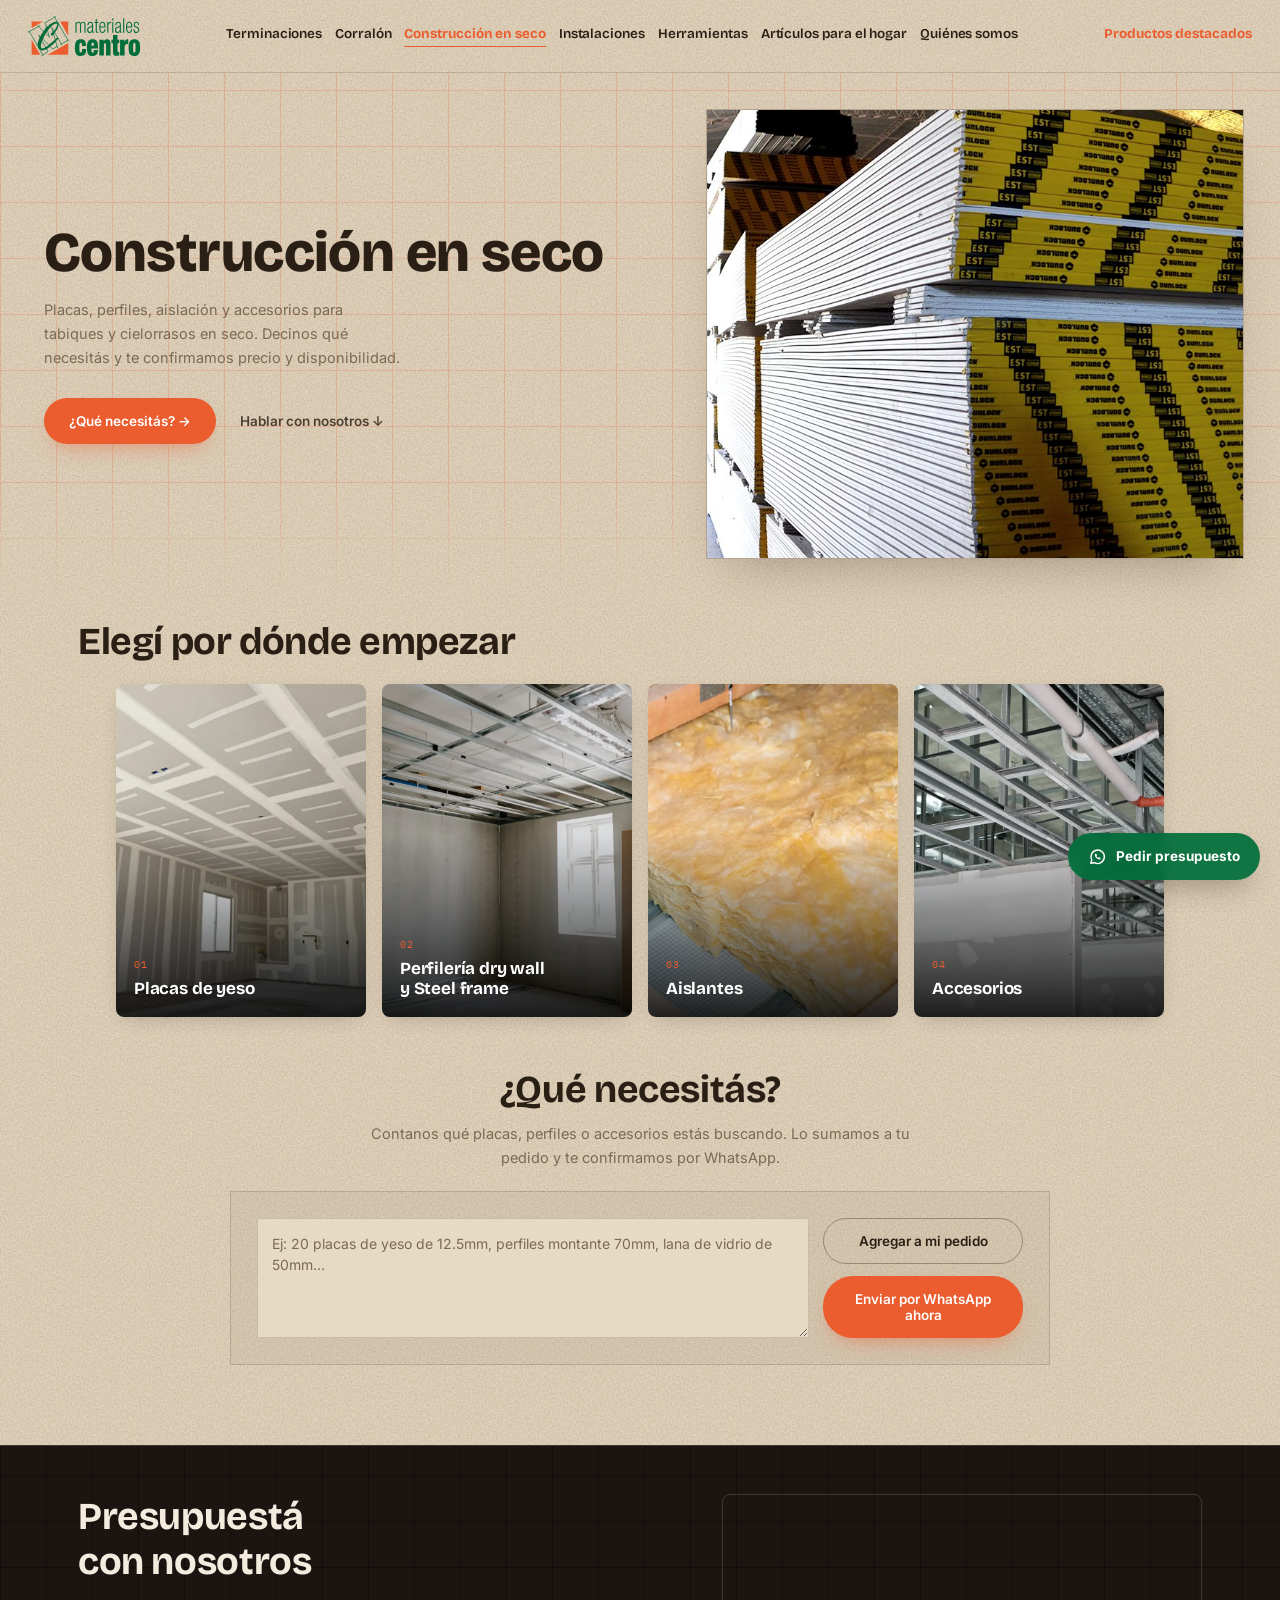
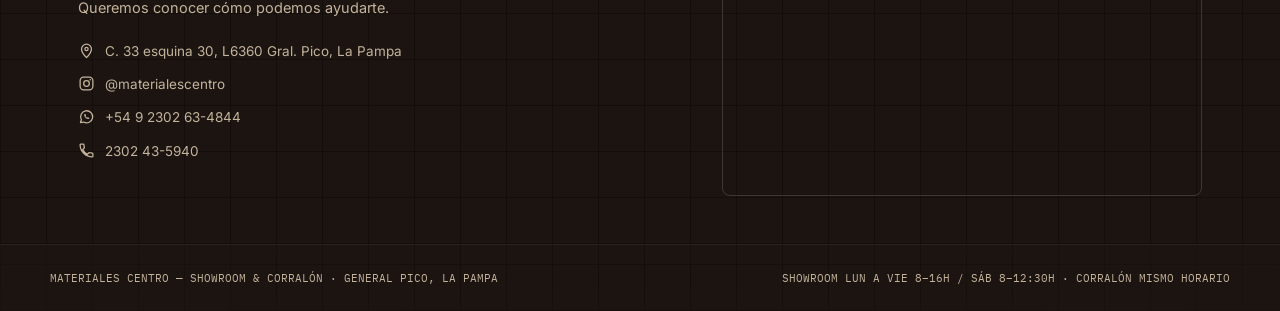
<file: construccion-en-seco.html>
<!DOCTYPE html>
<html lang="es-AR">
<meta charset="utf-8">
<meta name="viewport" content="width=device-width, initial-scale=1">
<title>Construcción en seco en General Pico: Durlock y perfiles | Materiales Centro</title>
<meta name="description" content="Construcción en seco en General Pico: placas de yeso Durlock, perfilería y aislantes. Pedí tu presupuesto por WhatsApp.">
<link rel="canonical" href="https://delfinaalonso.github.io/MCentro/construccion-en-seco.html">
<link rel="icon" type="image/svg+xml" href="assets/img/favicon.svg">
<link rel="preconnect" href="https://fonts.googleapis.com">
<link rel="preconnect" href="https://fonts.gstatic.com" crossorigin>
<link href="https://fonts.googleapis.com/css2?family=Bricolage+Grotesque:opsz,wght@12..96,500;12..96,700;12..96,800&family=Inter:wght@400;500;600;700&family=IBM+Plex+Mono:wght@400;500;600&display=swap" rel="stylesheet">
<link rel="stylesheet" href="assets/css/styles.css?v=19">
<style>
  /* ---------- page hero: presupuesto + foto de la categoría ---------- */
  .phero-split{position:relative; display:grid; grid-template-columns:1.1fr 1fr; min-height:58vh;}
  .phero-split::before{
    content:''; position:absolute; inset:0; z-index:0; pointer-events:none;
    background-image:
      repeating-linear-gradient(0deg, rgba(235,92,46,.22) 0, rgba(235,92,46,.22) 1px, transparent 1px, transparent 56px),
      repeating-linear-gradient(90deg, rgba(235,92,46,.22) 0, rgba(235,92,46,.22) 1px, transparent 1px, transparent 56px);
    -webkit-mask-image:linear-gradient(to bottom, #000 0%, #000 78%, transparent 100%);
    mask-image:linear-gradient(to bottom, #000 0%, #000 78%, transparent 100%);
  }
  .ps-copy{position:relative; z-index:1; display:flex; flex-direction:column; justify-content:center; padding:60px 44px;}
  .ps-copy h1{font-size:clamp(34px,4.6vw,56px); font-weight:800; line-height:1.04; color:var(--ink);}
  .ps-copy .sub{font-size:14.5px; color:var(--soft); max-width:40ch; margin:16px 0 28px; line-height:1.65;}
  .ps-cta{display:flex; align-items:center; gap:24px; flex-wrap:wrap;}
  .ps-link{color:var(--ink); opacity:.8; font-size:13.5px; font-weight:600; display:inline-flex; align-items:center; gap:6px; transition:gap .2s ease;}
  .ps-link:hover{gap:11px; opacity:1;}
  .ps-media{
    position:relative; z-index:1; min-height:380px; padding:36px;
    display:flex; align-items:center; justify-content:center;
  }
  .ps-frame{position:relative; width:100%; height:100%; overflow:hidden; border:1px solid rgba(42,31,20,.22); box-shadow:0 24px 48px -24px rgba(42,31,20,.35);}
  .ps-frame img{position:absolute; inset:0; width:100%; height:100%; object-fit:cover;}
  html.js-anim .ps-frame img{animation:kbLoop 17s ease-in-out infinite alternate;}
  @keyframes kbLoop{ from{transform:scale(1.08) translate(0,0);} to{transform:scale(1.22) translate(-1.5%,-1.5%);} }
  @media(max-width:900px){
    .phero-split{grid-template-columns:1fr; min-height:auto;}
    .ps-media{min-height:170px; order:-1; padding:16px;}
    .ps-copy{padding:18px 28px 28px;}
  }

  /* ---------- intro line ---------- */
  .intro-line{padding:70px 0 10px;}
  .intro-line p{font-size:clamp(20px,3vw,27px); font-family:'Bricolage Grotesque',sans-serif; font-weight:500; max-width:38ch; line-height:1.4;}
</style>

<body data-page="construccion-en-seco">
<div data-include="header"></div>

<main>
  <section class="phero-split reveal-el">
    <div class="ps-copy">
      <h1>Construcción en seco</h1>
      <p class="sub">Placas, perfiles, aislación y accesorios para tabiques y cielorrasos en seco. Decinos qué necesitás y te confirmamos precio y disponibilidad.</p>
      <div class="ps-cta">
        <a href="#necesitas" class="btn btn-naranja">¿Qué necesitás? →</a>
        <a href="#presupuesto" class="ps-link">Hablar con nosotros ↓</a>
      </div>
    </div>
    <div class="ps-media">
      <div class="ps-frame">
        <img src="assets/img/portada-en-seco.jpg" alt="Construcción en seco" style="object-position:50% 45%;" />
      </div>
    </div>
  </section>

  <section id="lineas" class="wrap lineas reveal-el">
    <div class="lineas-head">
      <h2>Elegí por dónde empezar</h2>
    </div>
    <div class="lineas-grid">
      <div class="linea-box">
        <div class="linea-box-inner">
          <div class="linea-face linea-front">
            <picture><source type="image/webp" srcset="assets/img/portada-placas-de-yeso01.webp"><img src="assets/img/portada-placas-de-yeso01.png" alt="Placas de yeso" style="object-position:50% 40%;" /></picture>
            <div class="lb-scrim"></div>
            <div class="lb-front-in"><span class="lb-tag">01</span><h3>Placas de yeso</h3></div>
          </div>
          <div class="linea-face linea-back">
            <img src="assets/img/portada-en-seco.jpg" alt="" />
            <div class="lb-scrim"></div>
            <div class="lb-back-in">
              <span class="lb-tag">01</span><h3>Placas de yeso</h3>
              <span class="lb-brands">Durlock</span>
              <a href="#necesitas" class="go">Consultar →</a>
            </div>
          </div>
        </div>
      </div>
      <div class="linea-box">
        <div class="linea-box-inner">
          <div class="linea-face linea-front">
            <picture><source type="image/webp" srcset="assets/img/portada-perfileria01.webp"><img src="assets/img/portada-perfileria01.png" alt="Perfilería dry wall y Steel frame" style="object-position:60% 50%;" /></picture>
            <div class="lb-scrim"></div>
            <div class="lb-front-in"><span class="lb-tag">02</span><h3>Perfilería dry wall y Steel frame</h3></div>
          </div>
          <div class="linea-face linea-back">
            <img src="assets/img/portada-en-seco.jpg" alt="" />
            <div class="lb-scrim"></div>
            <div class="lb-back-in">
              <span class="lb-tag">02</span><h3>Perfilería dry wall y Steel frame</h3>
              <span class="lb-brands">Montante y solera</span>
              <a href="#necesitas" class="go">Consultar →</a>
            </div>
          </div>
        </div>
      </div>
      <div class="linea-box">
        <div class="linea-box-inner">
          <div class="linea-face linea-front">
            <picture><source type="image/webp" srcset="assets/img/portada-aislantes01.webp"><img src="assets/img/portada-aislantes01.png" alt="Aislantes" style="object-position:70% 60%;" /></picture>
            <div class="lb-scrim"></div>
            <div class="lb-front-in"><span class="lb-tag">03</span><h3>Aislantes</h3></div>
          </div>
          <div class="linea-face linea-back">
            <picture><source type="image/webp" srcset="assets/img/portada-aislantes02.webp"><img src="assets/img/portada-aislantes02.png" alt="" /></picture>
            <div class="lb-scrim"></div>
            <div class="lb-back-in">
              <span class="lb-tag">03</span><h3>Aislantes</h3>
              <span class="lb-brands">Lana de vidrio</span>
              <a href="#necesitas" class="go">Consultar →</a>
            </div>
          </div>
        </div>
      </div>
      <div class="linea-box">
        <div class="linea-box-inner">
          <div class="linea-face linea-front">
            <picture><source type="image/webp" srcset="assets/img/portada-accesorios-const-en-seco01.webp"><img src="assets/img/portada-accesorios-const-en-seco01.png" alt="Accesorios" style="object-position:30% 60%;" /></picture>
            <div class="lb-scrim"></div>
            <div class="lb-front-in"><span class="lb-tag">04</span><h3>Accesorios</h3></div>
          </div>
          <div class="linea-face linea-back">
            <img src="assets/img/portada-en-seco.jpg" alt="" />
            <div class="lb-scrim"></div>
            <div class="lb-back-in">
              <span class="lb-tag">04</span><h3>Accesorios</h3>
              <span class="lb-brands">Tornillería y cintas</span>
              <a href="#necesitas" class="go">Consultar →</a>
            </div>
          </div>
        </div>
      </div>
    </div>
  </section>

  <section id="necesitas" class="wrap necesitas reveal-el">
    <div class="necesitas-head">
      <h2>¿Qué necesitás?</h2>
      <p class="sub">Contanos qué placas, perfiles o accesorios estás buscando. Lo sumamos a tu pedido y te confirmamos por WhatsApp.</p>
    </div>
    <form class="necesitas-form" data-necesitas="Construcción en seco">
      <textarea class="necesitas-textarea" data-necesitas-text required placeholder="Ej: 20 placas de yeso de 12.5mm, perfiles montante 70mm, lana de vidrio de 50mm..."></textarea>
      <div class="necesitas-actions">
        <button type="submit" class="btn btn-outline" data-necesitas-add>Agregar a mi pedido</button>
        <button type="submit" class="btn btn-naranja" data-necesitas-send>Enviar por WhatsApp ahora</button>
      </div>
    </form>
  </section>

  <section id="presupuesto">
    <div class="wrap row">
      <div class="intro-col reveal-el">
        <h2>Presupuestá con nosotros</h2>
        <p class="sub">Queremos conocer cómo podemos ayudarte.</p>
        <div class="contact-links">
          <a href="https://share.google/QC87hs6kjnk122Bjw" target="_blank" rel="noopener">
            <svg viewBox="0 0 24 24" width="17" height="17" fill="none" stroke="currentColor" stroke-width="1.8" stroke-linecap="round" stroke-linejoin="round"><path d="M12 22s7-6.5 7-12a7 7 0 1 0-14 0c0 5.5 7 12 7 12z"/><circle cx="12" cy="10" r="2.3"/></svg>
            <span>C. 33 esquina 30, L6360 Gral. Pico, La Pampa</span>
          </a>
          <a href="https://instagram.com/materialescentro" target="_blank" rel="noopener">
            <svg viewBox="0 0 24 24" width="17" height="17" fill="none" stroke="currentColor" stroke-width="1.8" stroke-linecap="round" stroke-linejoin="round"><rect x="3" y="3" width="18" height="18" rx="5"/><circle cx="12" cy="12" r="4"/><circle cx="17.3" cy="6.7" r="1.1" fill="currentColor" stroke="none"/></svg>
            <span>@materialescentro</span>
          </a>
          <a href="https://wa.me/5492302634844?text=Hola!%20Quiero%20pedir%20un%20presupuesto%20de%20Construcci%C3%B3n%20en%20seco." target="_blank" rel="noopener" data-wa-source="construccion-en-seco">
            <svg viewBox="0 0 24 24" width="17" height="17" fill="none" stroke="currentColor" stroke-width="1.8" stroke-linecap="round" stroke-linejoin="round"><path d="M3.5 20.5l1.3-3.9a8.5 8.5 0 1 1 3.2 3.2z"/><path d="M8.7 9.6c0-.5.4-1 .9-1h.5c.3 0 .5.2.6.4l.6 1.4c.1.2.1.5-.1.7l-.5.6c.4.9 1.1 1.6 2 2l.6-.5c.2-.2.4-.2.7-.1l1.4.6c.3.1.4.3.4.6v.5c0 .5-.4.9-1 .9-3.4 0-6.1-2.7-6.1-6.1z" fill="currentColor" stroke="none"/></svg>
            <span>+54 9 2302 63-4844</span>
          </a>
          <a href="tel:+542302435940">
            <svg viewBox="0 0 24 24" width="17" height="17" fill="none" stroke="currentColor" stroke-width="1.8" stroke-linecap="round" stroke-linejoin="round"><path d="M6.6 10.8c1.4 2.8 3.8 5.1 6.6 6.6l2.2-2.2c.3-.3.7-.4 1-.2 1.1.4 2.3.6 3.6.6.6 0 1 .4 1 1v3.4c0 .6-.4 1-1 1C10.9 21 3 13.1 3 3.9c0-.6.4-1 1-1h3.4c.6 0 1 .4 1 1 0 1.3.2 2.5.6 3.6.1.3 0 .7-.2 1L6.6 10.8z"/></svg>
            <span>2302 43-5940</span>
          </a>
        </div>
      </div>
      <div class="map-col reveal-el d1">
        <iframe
          src="https://www.google.com/maps?q=C.+33+esquina+30,+L6360+General+Pico,+La+Pampa,+Argentina&output=embed"
          loading="lazy" referrerpolicy="no-referrer-when-downgrade"
          title="Ubicación de Materiales Centro — showroom y corralón" allowfullscreen>
        </iframe>
      </div>
    </div>
  </section>
</main>

<div data-include="footer"></div>

<script src="assets/js/include.js"></script>
<script src="assets/js/cart.js"></script>
<script>
(function(){
  var reduce = window.matchMedia('(prefers-reduced-motion: reduce)').matches;
  if(!reduce){
    document.documentElement.classList.add('js-anim');
    if('IntersectionObserver' in window){
      var io = new IntersectionObserver(function(entries){
        entries.forEach(function(e){ if(e.isIntersecting){ e.target.classList.add('is-visible'); io.unobserve(e.target); } });
      }, {threshold:.16});
      document.querySelectorAll('.reveal-el').forEach(function(el){ io.observe(el); });
      /* Red de seguridad: si algo no se revela solo, no queda invisible para siempre. */
      setTimeout(function(){
        document.querySelectorAll('.reveal-el:not(.is-visible)').forEach(function(el){ el.classList.add('is-visible'); });
      }, 4000);
    }
  }

  window.includesReady.then(function(){
    var burger = document.querySelector('.burger');
    var panel = document.querySelector('.mobile-panel');
    if(burger && panel){
      burger.addEventListener('click', function(){
        var open = panel.classList.toggle('open');
        burger.setAttribute('aria-expanded', open ? 'true' : 'false');
      });
      panel.querySelectorAll('a').forEach(function(a){
        a.addEventListener('click', function(){ panel.classList.remove('open'); burger.setAttribute('aria-expanded','false'); });
      });
    }
  });
})();
</script>
<script src="assets/js/flip-cards.js"></script>
</body>
</html>
</file>
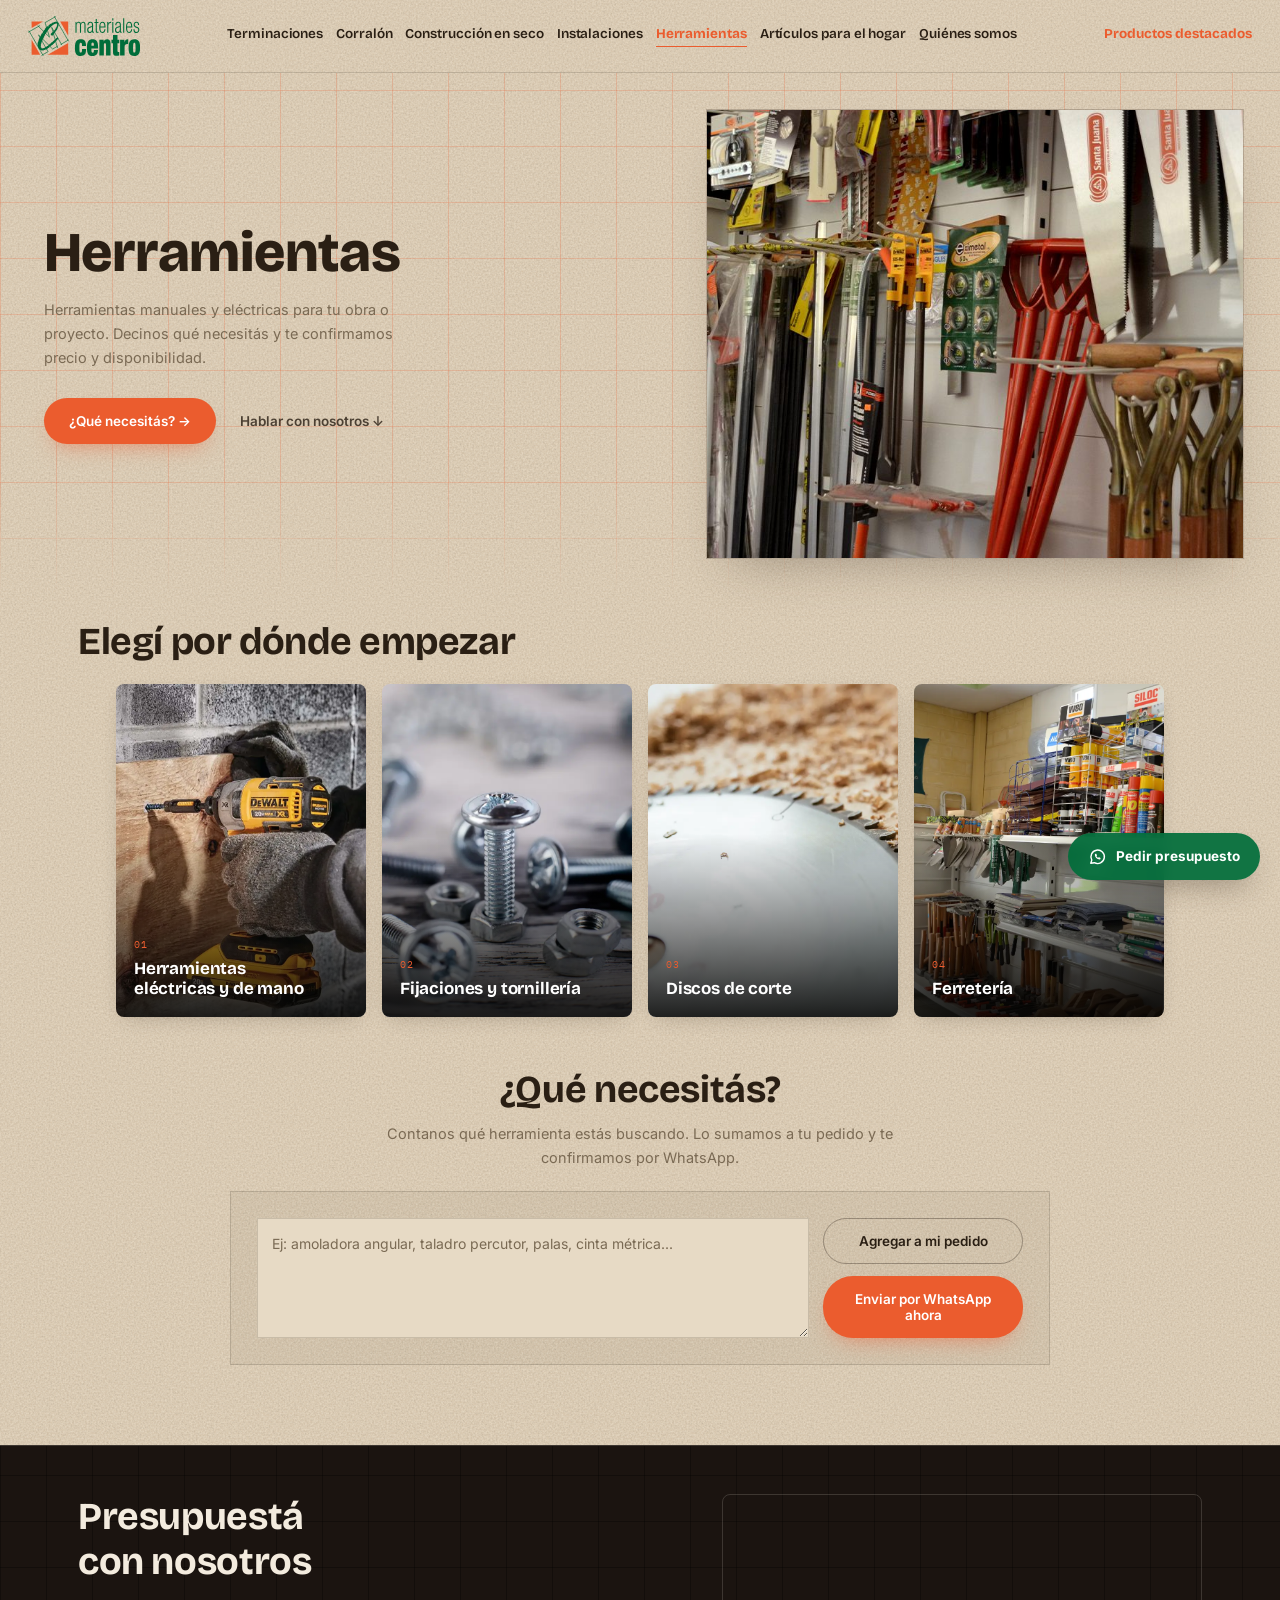
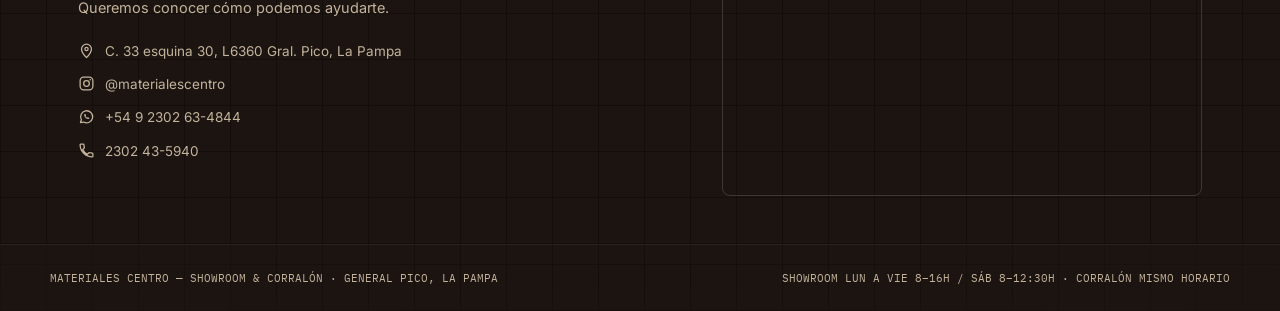
<file: herramientas.html>
<!DOCTYPE html>
<html lang="es-AR">
<meta charset="utf-8">
<meta name="viewport" content="width=device-width, initial-scale=1">
<title>Herramientas para obra y hogar en General Pico | Materiales Centro</title>
<meta name="description" content="Herramientas eléctricas y de mano, fijaciones, discos de corte y ferretería en General Pico. Pedí tu presupuesto por WhatsApp.">
<link rel="canonical" href="https://delfinaalonso.github.io/MCentro/herramientas.html">
<link rel="icon" type="image/svg+xml" href="assets/img/favicon.svg">
<link rel="preconnect" href="https://fonts.googleapis.com">
<link rel="preconnect" href="https://fonts.gstatic.com" crossorigin>
<link href="https://fonts.googleapis.com/css2?family=Bricolage+Grotesque:opsz,wght@12..96,500;12..96,700;12..96,800&family=Inter:wght@400;500;600;700&family=IBM+Plex+Mono:wght@400;500;600&display=swap" rel="stylesheet">
<link rel="stylesheet" href="assets/css/styles.css?v=19">
<style>
  /* ---------- page hero: presupuesto + foto de la categoría ---------- */
  .phero-split{position:relative; display:grid; grid-template-columns:1.1fr 1fr; min-height:58vh;}
  .phero-split::before{
    content:''; position:absolute; inset:0; z-index:0; pointer-events:none;
    background-image:
      repeating-linear-gradient(0deg, rgba(235,92,46,.22) 0, rgba(235,92,46,.22) 1px, transparent 1px, transparent 56px),
      repeating-linear-gradient(90deg, rgba(235,92,46,.22) 0, rgba(235,92,46,.22) 1px, transparent 1px, transparent 56px);
    -webkit-mask-image:linear-gradient(to bottom, #000 0%, #000 78%, transparent 100%);
    mask-image:linear-gradient(to bottom, #000 0%, #000 78%, transparent 100%);
  }
  .ps-copy{position:relative; z-index:1; display:flex; flex-direction:column; justify-content:center; padding:60px 44px;}
  .ps-copy h1{font-size:clamp(34px,4.6vw,56px); font-weight:800; line-height:1.04; color:var(--ink);}
  .ps-copy .sub{font-size:14.5px; color:var(--soft); max-width:40ch; margin:16px 0 28px; line-height:1.65;}
  .ps-cta{display:flex; align-items:center; gap:24px; flex-wrap:wrap;}
  .ps-link{color:var(--ink); opacity:.8; font-size:13.5px; font-weight:600; display:inline-flex; align-items:center; gap:6px; transition:gap .2s ease;}
  .ps-link:hover{gap:11px; opacity:1;}
  .ps-media{
    position:relative; z-index:1; min-height:380px; padding:36px;
    display:flex; align-items:center; justify-content:center;
  }
  .ps-frame{position:relative; width:100%; height:100%; overflow:hidden; border:1px solid rgba(42,31,20,.22); box-shadow:0 24px 48px -24px rgba(42,31,20,.35);}
  .ps-frame img{position:absolute; inset:0; width:100%; height:100%; object-fit:cover;}
  html.js-anim .ps-frame img{animation:kbLoop 17s ease-in-out infinite alternate;}
  @keyframes kbLoop{ from{transform:scale(1.08) translate(0,0);} to{transform:scale(1.22) translate(-1.5%,-1.5%);} }
  @media(max-width:900px){
    .phero-split{grid-template-columns:1fr; min-height:auto;}
    .ps-media{min-height:170px; order:-1; padding:16px;}
    .ps-copy{padding:18px 28px 28px;}
  }

  /* ---------- intro line ---------- */
  .intro-line{padding:70px 0 10px;}
  .intro-line p{font-size:clamp(20px,3vw,27px); font-family:'Bricolage Grotesque',sans-serif; font-weight:500; max-width:38ch; line-height:1.4;}
</style>

<body data-page="herramientas">
<div data-include="header"></div>

<main>
  <section class="phero-split reveal-el">
    <div class="ps-copy">
      <h1>Herramientas</h1>
      <p class="sub">Herramientas manuales y eléctricas para tu obra o proyecto. Decinos qué necesitás y te confirmamos precio y disponibilidad.</p>
      <div class="ps-cta">
        <a href="#necesitas" class="btn btn-naranja">¿Qué necesitás? →</a>
        <a href="#presupuesto" class="ps-link">Hablar con nosotros ↓</a>
      </div>
    </div>
    <div class="ps-media">
      <div class="ps-frame">
        <img src="assets/img/portada-herramientas.jpg" alt="Herramientas" style="object-position:50% 45%;" />
      </div>
    </div>
  </section>

  <section id="lineas" class="wrap lineas reveal-el">
    <div class="lineas-head">
      <h2>Elegí por dónde empezar</h2>
    </div>
    <div class="lineas-grid">
      <div class="linea-box">
        <div class="linea-box-inner">
          <div class="linea-face linea-front">
            <picture><source type="image/webp" srcset="assets/img/portada-herramientas-elect01.webp"><img src="assets/img/portada-herramientas-elect01.png" alt="Herramientas eléctricas y de mano" style="object-position:60% 55%;" /></picture>
            <div class="lb-scrim"></div>
            <div class="lb-front-in"><span class="lb-tag">01</span><h3>Herramientas eléctricas y de mano</h3></div>
          </div>
          <div class="linea-face linea-back">
            <picture><source type="image/webp" srcset="assets/img/portada-herramientas-elect02.webp"><img src="assets/img/portada-herramientas-elect02.png" alt="" /></picture>
            <div class="lb-scrim"></div>
            <div class="lb-back-in">
              <span class="lb-tag">01</span><h3>Herramientas eléctricas y de mano</h3>
              <span class="lb-brands">DeWalt · Santa Juana</span>
              <a href="#necesitas" class="go">Consultar →</a>
            </div>
          </div>
        </div>
      </div>
      <div class="linea-box">
        <div class="linea-box-inner">
          <div class="linea-face linea-front">
            <picture><source type="image/webp" srcset="assets/img/portada-fijacionest01.webp"><img src="assets/img/portada-fijacionest01.png" alt="Fijaciones y tornillería" style="object-position:30% 40%;" /></picture>
            <div class="lb-scrim"></div>
            <div class="lb-front-in"><span class="lb-tag">02</span><h3>Fijaciones y tornillería</h3></div>
          </div>
          <div class="linea-face linea-back">
            <img src="assets/img/portada-herramientas.jpg" alt="" />
            <div class="lb-scrim"></div>
            <div class="lb-back-in">
              <span class="lb-tag">02</span><h3>Fijaciones y tornillería</h3>
              <span class="lb-brands">Tornillos y clavos</span>
              <a href="#necesitas" class="go">Consultar →</a>
            </div>
          </div>
        </div>
      </div>
      <div class="linea-box">
        <div class="linea-box-inner">
          <div class="linea-face linea-front">
            <picture><source type="image/webp" srcset="assets/img/portada-discos-de-corte01.webp"><img src="assets/img/portada-discos-de-corte01.png" alt="Discos de corte" style="object-position:55% 65%;" /></picture>
            <div class="lb-scrim"></div>
            <div class="lb-front-in"><span class="lb-tag">03</span><h3>Discos de corte</h3></div>
          </div>
          <div class="linea-face linea-back">
            <img src="assets/img/portada-herramientas.jpg" alt="" />
            <div class="lb-scrim"></div>
            <div class="lb-back-in">
              <span class="lb-tag">03</span><h3>Discos de corte</h3>
              <span class="lb-brands">Corte y desbaste</span>
              <a href="#necesitas" class="go">Consultar →</a>
            </div>
          </div>
        </div>
      </div>
      <div class="linea-box">
        <div class="linea-box-inner">
          <div class="linea-face linea-front">
            <picture><source type="image/webp" srcset="assets/img/portada-ferreteria01.webp"><img src="assets/img/portada-ferreteria01.png" alt="Ferretería" style="object-position:40% 45%;" /></picture>
            <div class="lb-scrim"></div>
            <div class="lb-front-in"><span class="lb-tag">04</span><h3>Ferretería</h3></div>
          </div>
          <div class="linea-face linea-back">
            <img src="assets/img/portada-herramientas.jpg" alt="" />
            <div class="lb-scrim"></div>
            <div class="lb-back-in">
              <span class="lb-tag">04</span><h3>Ferretería</h3>
              <span class="lb-brands">De todo un poco</span>
              <a href="#necesitas" class="go">Consultar →</a>
            </div>
          </div>
        </div>
      </div>
    </div>
  </section>

  <section id="necesitas" class="wrap necesitas reveal-el">
    <div class="necesitas-head">
      <h2>¿Qué necesitás?</h2>
      <p class="sub">Contanos qué herramienta estás buscando. Lo sumamos a tu pedido y te confirmamos por WhatsApp.</p>
    </div>
    <form class="necesitas-form" data-necesitas="Herramientas">
      <textarea class="necesitas-textarea" data-necesitas-text required placeholder="Ej: amoladora angular, taladro percutor, palas, cinta métrica..."></textarea>
      <div class="necesitas-actions">
        <button type="submit" class="btn btn-outline" data-necesitas-add>Agregar a mi pedido</button>
        <button type="submit" class="btn btn-naranja" data-necesitas-send>Enviar por WhatsApp ahora</button>
      </div>
    </form>
  </section>

  <section id="presupuesto">
    <div class="wrap row">
      <div class="intro-col reveal-el">
        <h2>Presupuestá con nosotros</h2>
        <p class="sub">Queremos conocer cómo podemos ayudarte.</p>
        <div class="contact-links">
          <a href="https://share.google/QC87hs6kjnk122Bjw" target="_blank" rel="noopener">
            <svg viewBox="0 0 24 24" width="17" height="17" fill="none" stroke="currentColor" stroke-width="1.8" stroke-linecap="round" stroke-linejoin="round"><path d="M12 22s7-6.5 7-12a7 7 0 1 0-14 0c0 5.5 7 12 7 12z"/><circle cx="12" cy="10" r="2.3"/></svg>
            <span>C. 33 esquina 30, L6360 Gral. Pico, La Pampa</span>
          </a>
          <a href="https://instagram.com/materialescentro" target="_blank" rel="noopener">
            <svg viewBox="0 0 24 24" width="17" height="17" fill="none" stroke="currentColor" stroke-width="1.8" stroke-linecap="round" stroke-linejoin="round"><rect x="3" y="3" width="18" height="18" rx="5"/><circle cx="12" cy="12" r="4"/><circle cx="17.3" cy="6.7" r="1.1" fill="currentColor" stroke="none"/></svg>
            <span>@materialescentro</span>
          </a>
          <a href="https://wa.me/5492302634844?text=Hola!%20Quiero%20pedir%20un%20presupuesto%20de%20Herramientas." target="_blank" rel="noopener" data-wa-source="herramientas">
            <svg viewBox="0 0 24 24" width="17" height="17" fill="none" stroke="currentColor" stroke-width="1.8" stroke-linecap="round" stroke-linejoin="round"><path d="M3.5 20.5l1.3-3.9a8.5 8.5 0 1 1 3.2 3.2z"/><path d="M8.7 9.6c0-.5.4-1 .9-1h.5c.3 0 .5.2.6.4l.6 1.4c.1.2.1.5-.1.7l-.5.6c.4.9 1.1 1.6 2 2l.6-.5c.2-.2.4-.2.7-.1l1.4.6c.3.1.4.3.4.6v.5c0 .5-.4.9-1 .9-3.4 0-6.1-2.7-6.1-6.1z" fill="currentColor" stroke="none"/></svg>
            <span>+54 9 2302 63-4844</span>
          </a>
          <a href="tel:+542302435940">
            <svg viewBox="0 0 24 24" width="17" height="17" fill="none" stroke="currentColor" stroke-width="1.8" stroke-linecap="round" stroke-linejoin="round"><path d="M6.6 10.8c1.4 2.8 3.8 5.1 6.6 6.6l2.2-2.2c.3-.3.7-.4 1-.2 1.1.4 2.3.6 3.6.6.6 0 1 .4 1 1v3.4c0 .6-.4 1-1 1C10.9 21 3 13.1 3 3.9c0-.6.4-1 1-1h3.4c.6 0 1 .4 1 1 0 1.3.2 2.5.6 3.6.1.3 0 .7-.2 1L6.6 10.8z"/></svg>
            <span>2302 43-5940</span>
          </a>
        </div>
      </div>
      <div class="map-col reveal-el d1">
        <iframe
          src="https://www.google.com/maps?q=C.+33+esquina+30,+L6360+General+Pico,+La+Pampa,+Argentina&output=embed"
          loading="lazy" referrerpolicy="no-referrer-when-downgrade"
          title="Ubicación de Materiales Centro — showroom y corralón" allowfullscreen>
        </iframe>
      </div>
    </div>
  </section>
</main>

<div data-include="footer"></div>

<script src="assets/js/include.js"></script>
<script src="assets/js/cart.js"></script>
<script>
(function(){
  var reduce = window.matchMedia('(prefers-reduced-motion: reduce)').matches;
  if(!reduce){
    document.documentElement.classList.add('js-anim');
    if('IntersectionObserver' in window){
      var io = new IntersectionObserver(function(entries){
        entries.forEach(function(e){ if(e.isIntersecting){ e.target.classList.add('is-visible'); io.unobserve(e.target); } });
      }, {threshold:.16});
      document.querySelectorAll('.reveal-el').forEach(function(el){ io.observe(el); });
      /* Red de seguridad: si algo no se revela solo, no queda invisible para siempre. */
      setTimeout(function(){
        document.querySelectorAll('.reveal-el:not(.is-visible)').forEach(function(el){ el.classList.add('is-visible'); });
      }, 4000);
    }
  }

  window.includesReady.then(function(){
    var burger = document.querySelector('.burger');
    var panel = document.querySelector('.mobile-panel');
    if(burger && panel){
      burger.addEventListener('click', function(){
        var open = panel.classList.toggle('open');
        burger.setAttribute('aria-expanded', open ? 'true' : 'false');
      });
      panel.querySelectorAll('a').forEach(function(a){
        a.addEventListener('click', function(){ panel.classList.remove('open'); burger.setAttribute('aria-expanded','false'); });
      });
    }
  });
})();
</script>
<script src="assets/js/flip-cards.js"></script>
</body>
</html>
</file>
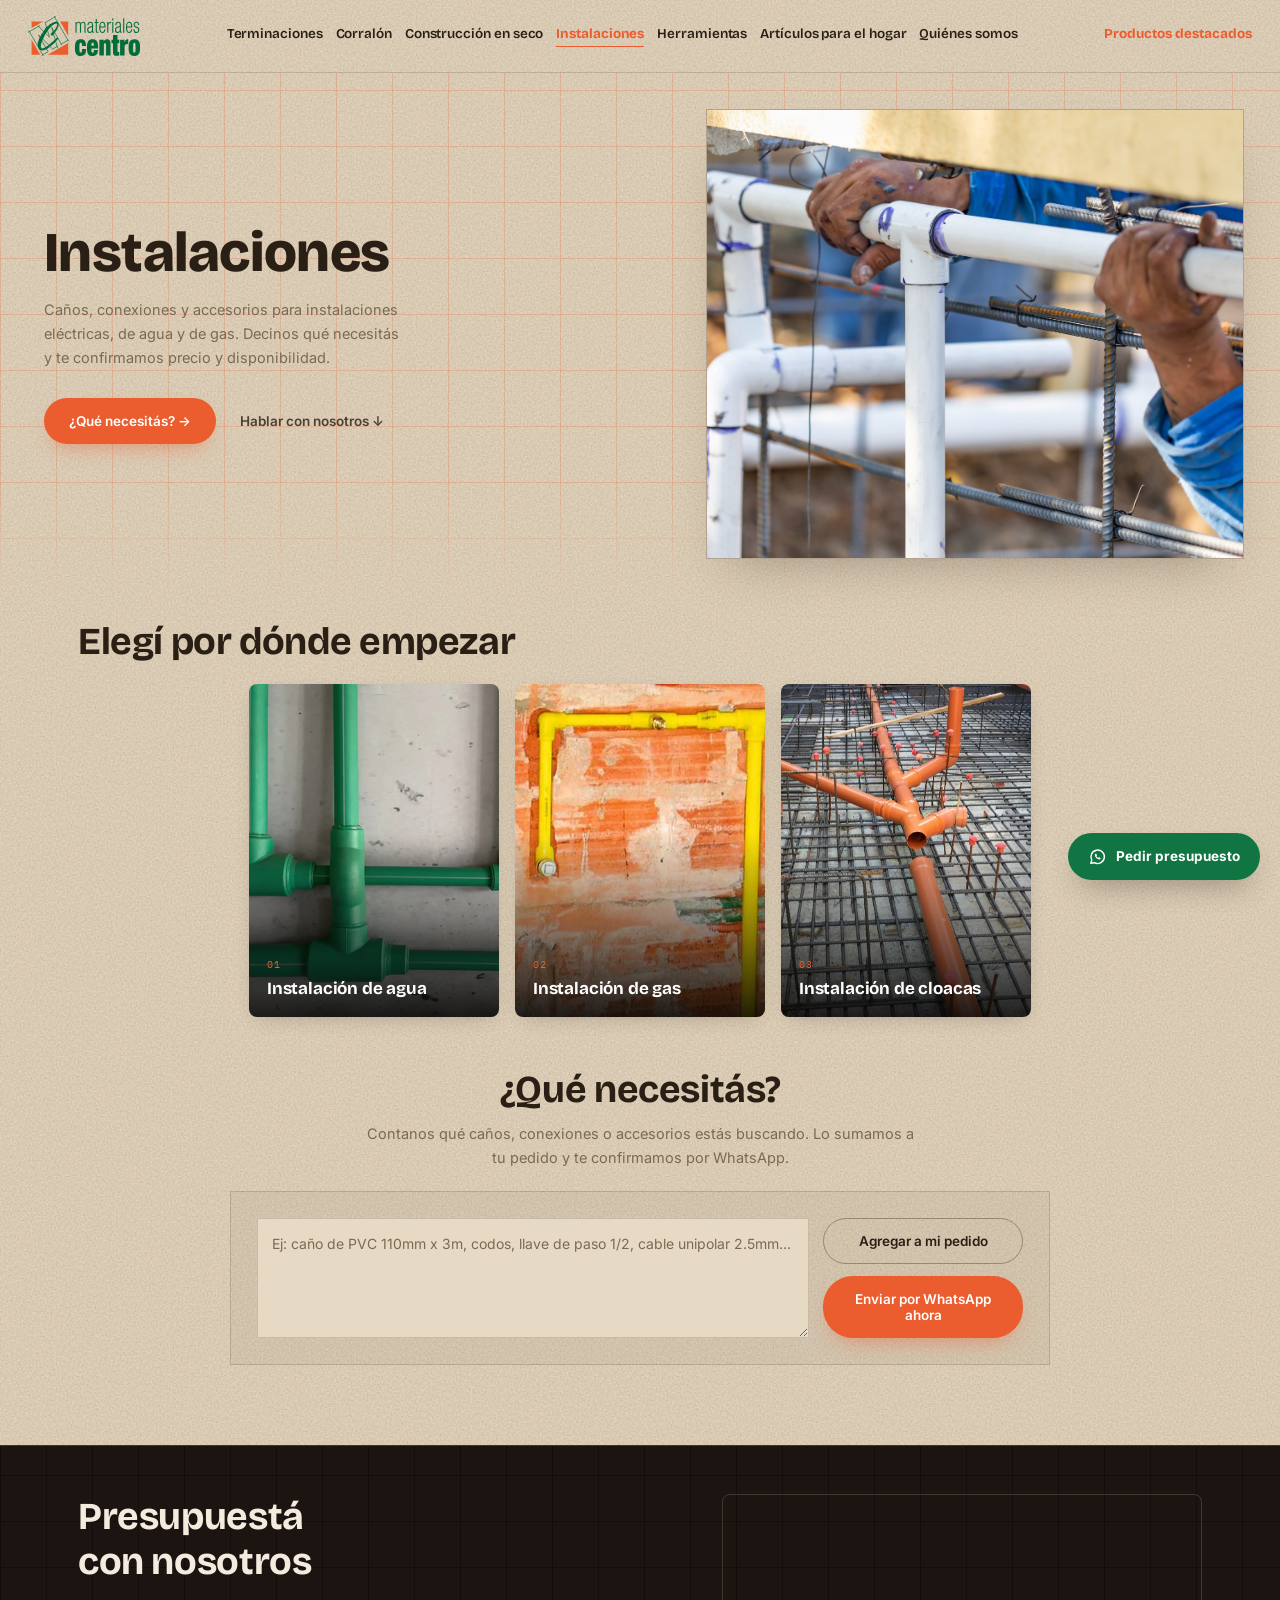
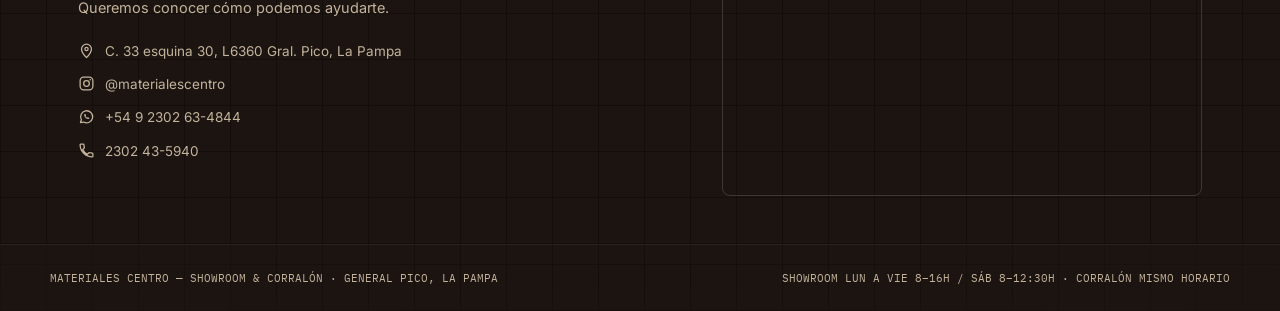
<file: instalaciones.html>
<!DOCTYPE html>
<html lang="es-AR">
<meta charset="utf-8">
<meta name="viewport" content="width=device-width, initial-scale=1">
<title>Materiales para instalaciones en General Pico | Materiales Centro</title>
<meta name="description" content="Materiales para instalaciones de agua, gas y cloacas en General Pico. Pedí tu presupuesto por WhatsApp.">
<link rel="canonical" href="https://delfinaalonso.github.io/MCentro/instalaciones.html">
<link rel="icon" type="image/svg+xml" href="assets/img/favicon.svg">
<link rel="preconnect" href="https://fonts.googleapis.com">
<link rel="preconnect" href="https://fonts.gstatic.com" crossorigin>
<link href="https://fonts.googleapis.com/css2?family=Bricolage+Grotesque:opsz,wght@12..96,500;12..96,700;12..96,800&family=Inter:wght@400;500;600;700&family=IBM+Plex+Mono:wght@400;500;600&display=swap" rel="stylesheet">
<link rel="stylesheet" href="assets/css/styles.css?v=19">
<style>
  /* ---------- page hero: presupuesto + foto de la categoría ---------- */
  .phero-split{position:relative; display:grid; grid-template-columns:1.1fr 1fr; min-height:58vh;}
  .phero-split::before{
    content:''; position:absolute; inset:0; z-index:0; pointer-events:none;
    background-image:
      repeating-linear-gradient(0deg, rgba(235,92,46,.22) 0, rgba(235,92,46,.22) 1px, transparent 1px, transparent 56px),
      repeating-linear-gradient(90deg, rgba(235,92,46,.22) 0, rgba(235,92,46,.22) 1px, transparent 1px, transparent 56px);
    -webkit-mask-image:linear-gradient(to bottom, #000 0%, #000 78%, transparent 100%);
    mask-image:linear-gradient(to bottom, #000 0%, #000 78%, transparent 100%);
  }
  .ps-copy{position:relative; z-index:1; display:flex; flex-direction:column; justify-content:center; padding:60px 44px;}
  .ps-copy h1{font-size:clamp(34px,4.6vw,56px); font-weight:800; line-height:1.04; color:var(--ink);}
  .ps-copy .sub{font-size:14.5px; color:var(--soft); max-width:40ch; margin:16px 0 28px; line-height:1.65;}
  .ps-cta{display:flex; align-items:center; gap:24px; flex-wrap:wrap;}
  .ps-link{color:var(--ink); opacity:.8; font-size:13.5px; font-weight:600; display:inline-flex; align-items:center; gap:6px; transition:gap .2s ease;}
  .ps-link:hover{gap:11px; opacity:1;}
  .ps-media{
    position:relative; z-index:1; min-height:380px; padding:36px;
    display:flex; align-items:center; justify-content:center;
  }
  .ps-frame{position:relative; width:100%; height:100%; overflow:hidden; border:1px solid rgba(42,31,20,.22); box-shadow:0 24px 48px -24px rgba(42,31,20,.35);}
  .ps-frame img{position:absolute; inset:0; width:100%; height:100%; object-fit:cover;}
  html.js-anim .ps-frame img{animation:kbLoop 17s ease-in-out infinite alternate;}
  @keyframes kbLoop{ from{transform:scale(1.08) translate(0,0);} to{transform:scale(1.22) translate(-1.5%,-1.5%);} }
  @media(max-width:900px){
    .phero-split{grid-template-columns:1fr; min-height:auto;}
    .ps-media{min-height:170px; order:-1; padding:16px;}
    .ps-copy{padding:18px 28px 28px;}
  }

  /* ---------- intro line ---------- */
  .intro-line{padding:70px 0 10px;}
  .intro-line p{font-size:clamp(20px,3vw,27px); font-family:'Bricolage Grotesque',sans-serif; font-weight:500; max-width:38ch; line-height:1.4;}
</style>

<body data-page="instalaciones">
<div data-include="header"></div>

<main>
  <section class="phero-split reveal-el">
    <div class="ps-copy">
      <h1>Instalaciones</h1>
      <p class="sub">Caños, conexiones y accesorios para instalaciones eléctricas, de agua y de gas. Decinos qué necesitás y te confirmamos precio y disponibilidad.</p>
      <div class="ps-cta">
        <a href="#necesitas" class="btn btn-naranja">¿Qué necesitás? →</a>
        <a href="#presupuesto" class="ps-link">Hablar con nosotros ↓</a>
      </div>
    </div>
    <div class="ps-media">
      <div class="ps-frame">
        <img src="assets/img/portada-instalaciones.jpg" alt="Instalaciones" style="object-position:50% 45%;" />
      </div>
    </div>
  </section>

  <section id="lineas" class="wrap lineas reveal-el">
    <div class="lineas-head">
      <h2>Elegí por dónde empezar</h2>
    </div>
    <div class="lineas-grid">
      <div class="linea-box">
        <div class="linea-box-inner">
          <div class="linea-face linea-front">
            <picture><source type="image/webp" srcset="assets/img/portada-instalacion-agua01.webp"><img src="assets/img/portada-instalacion-agua01.png" alt="Instalación de agua" style="object-position:50% 45%;" /></picture>
            <div class="lb-scrim"></div>
            <div class="lb-front-in"><span class="lb-tag">01</span><h3>Instalación de agua</h3></div>
          </div>
          <div class="linea-face linea-back">
            <picture><source type="image/webp" srcset="assets/img/portada-instalacion-agua02.webp"><img src="assets/img/portada-instalacion-agua02.png" alt="" /></picture>
            <div class="lb-scrim"></div>
            <div class="lb-back-in">
              <span class="lb-tag">01</span><h3>Instalación de agua</h3>
              <span class="lb-brands">Caños y conexiones</span>
              <a href="#necesitas" class="go">Consultar →</a>
            </div>
          </div>
        </div>
      </div>
      <div class="linea-box">
        <div class="linea-box-inner">
          <div class="linea-face linea-front">
            <picture><source type="image/webp" srcset="assets/img/portada-instalacion-gas01.webp"><img src="assets/img/portada-instalacion-gas01.png" alt="Instalación de gas" style="object-position:35% 60%;" /></picture>
            <div class="lb-scrim"></div>
            <div class="lb-front-in"><span class="lb-tag">02</span><h3>Instalación de gas</h3></div>
          </div>
          <div class="linea-face linea-back">
            <picture><source type="image/webp" srcset="assets/img/portada-instalacion-gas02.webp"><img src="assets/img/portada-instalacion-gas02.png" alt="" /></picture>
            <div class="lb-scrim"></div>
            <div class="lb-back-in">
              <span class="lb-tag">02</span><h3>Instalación de gas</h3>
              <span class="lb-brands">Caños y accesorios</span>
              <a href="#necesitas" class="go">Consultar →</a>
            </div>
          </div>
        </div>
      </div>
      <div class="linea-box">
        <div class="linea-box-inner">
          <div class="linea-face linea-front">
            <picture><source type="image/webp" srcset="assets/img/portada-instalacion-cloacas01.webp"><img src="assets/img/portada-instalacion-cloacas01.png" alt="Instalación de cloacas" style="object-position:70% 55%;" /></picture>
            <div class="lb-scrim"></div>
            <div class="lb-front-in"><span class="lb-tag">03</span><h3>Instalación de cloacas</h3></div>
          </div>
          <div class="linea-face linea-back">
            <picture><source type="image/webp" srcset="assets/img/portada-instalacion-cloacas02.webp"><img src="assets/img/portada-instalacion-cloacas02.png" alt="" /></picture>
            <div class="lb-scrim"></div>
            <div class="lb-back-in">
              <span class="lb-tag">03</span><h3>Instalación de cloacas</h3>
              <span class="lb-brands">Caños y cámaras</span>
              <a href="#necesitas" class="go">Consultar →</a>
            </div>
          </div>
        </div>
      </div>
    </div>
  </section>

  <section id="necesitas" class="wrap necesitas reveal-el">
    <div class="necesitas-head">
      <h2>¿Qué necesitás?</h2>
      <p class="sub">Contanos qué caños, conexiones o accesorios estás buscando. Lo sumamos a tu pedido y te confirmamos por WhatsApp.</p>
    </div>
    <form class="necesitas-form" data-necesitas="Instalaciones">
      <textarea class="necesitas-textarea" data-necesitas-text required placeholder="Ej: caño de PVC 110mm x 3m, codos, llave de paso 1/2, cable unipolar 2.5mm..."></textarea>
      <div class="necesitas-actions">
        <button type="submit" class="btn btn-outline" data-necesitas-add>Agregar a mi pedido</button>
        <button type="submit" class="btn btn-naranja" data-necesitas-send>Enviar por WhatsApp ahora</button>
      </div>
    </form>
  </section>

  <section id="presupuesto">
    <div class="wrap row">
      <div class="intro-col reveal-el">
        <h2>Presupuestá con nosotros</h2>
        <p class="sub">Queremos conocer cómo podemos ayudarte.</p>
        <div class="contact-links">
          <a href="https://share.google/QC87hs6kjnk122Bjw" target="_blank" rel="noopener">
            <svg viewBox="0 0 24 24" width="17" height="17" fill="none" stroke="currentColor" stroke-width="1.8" stroke-linecap="round" stroke-linejoin="round"><path d="M12 22s7-6.5 7-12a7 7 0 1 0-14 0c0 5.5 7 12 7 12z"/><circle cx="12" cy="10" r="2.3"/></svg>
            <span>C. 33 esquina 30, L6360 Gral. Pico, La Pampa</span>
          </a>
          <a href="https://instagram.com/materialescentro" target="_blank" rel="noopener">
            <svg viewBox="0 0 24 24" width="17" height="17" fill="none" stroke="currentColor" stroke-width="1.8" stroke-linecap="round" stroke-linejoin="round"><rect x="3" y="3" width="18" height="18" rx="5"/><circle cx="12" cy="12" r="4"/><circle cx="17.3" cy="6.7" r="1.1" fill="currentColor" stroke="none"/></svg>
            <span>@materialescentro</span>
          </a>
          <a href="https://wa.me/5492302634844?text=Hola!%20Quiero%20pedir%20un%20presupuesto%20de%20Instalaciones." target="_blank" rel="noopener" data-wa-source="instalaciones">
            <svg viewBox="0 0 24 24" width="17" height="17" fill="none" stroke="currentColor" stroke-width="1.8" stroke-linecap="round" stroke-linejoin="round"><path d="M3.5 20.5l1.3-3.9a8.5 8.5 0 1 1 3.2 3.2z"/><path d="M8.7 9.6c0-.5.4-1 .9-1h.5c.3 0 .5.2.6.4l.6 1.4c.1.2.1.5-.1.7l-.5.6c.4.9 1.1 1.6 2 2l.6-.5c.2-.2.4-.2.7-.1l1.4.6c.3.1.4.3.4.6v.5c0 .5-.4.9-1 .9-3.4 0-6.1-2.7-6.1-6.1z" fill="currentColor" stroke="none"/></svg>
            <span>+54 9 2302 63-4844</span>
          </a>
          <a href="tel:+542302435940">
            <svg viewBox="0 0 24 24" width="17" height="17" fill="none" stroke="currentColor" stroke-width="1.8" stroke-linecap="round" stroke-linejoin="round"><path d="M6.6 10.8c1.4 2.8 3.8 5.1 6.6 6.6l2.2-2.2c.3-.3.7-.4 1-.2 1.1.4 2.3.6 3.6.6.6 0 1 .4 1 1v3.4c0 .6-.4 1-1 1C10.9 21 3 13.1 3 3.9c0-.6.4-1 1-1h3.4c.6 0 1 .4 1 1 0 1.3.2 2.5.6 3.6.1.3 0 .7-.2 1L6.6 10.8z"/></svg>
            <span>2302 43-5940</span>
          </a>
        </div>
      </div>
      <div class="map-col reveal-el d1">
        <iframe
          src="https://www.google.com/maps?q=C.+33+esquina+30,+L6360+General+Pico,+La+Pampa,+Argentina&output=embed"
          loading="lazy" referrerpolicy="no-referrer-when-downgrade"
          title="Ubicación de Materiales Centro — showroom y corralón" allowfullscreen>
        </iframe>
      </div>
    </div>
  </section>
</main>

<div data-include="footer"></div>

<script src="assets/js/include.js"></script>
<script src="assets/js/cart.js"></script>
<script>
(function(){
  var reduce = window.matchMedia('(prefers-reduced-motion: reduce)').matches;
  if(!reduce){
    document.documentElement.classList.add('js-anim');
    if('IntersectionObserver' in window){
      var io = new IntersectionObserver(function(entries){
        entries.forEach(function(e){ if(e.isIntersecting){ e.target.classList.add('is-visible'); io.unobserve(e.target); } });
      }, {threshold:.16});
      document.querySelectorAll('.reveal-el').forEach(function(el){ io.observe(el); });
      /* Red de seguridad: si algo no se revela solo, no queda invisible para siempre. */
      setTimeout(function(){
        document.querySelectorAll('.reveal-el:not(.is-visible)').forEach(function(el){ el.classList.add('is-visible'); });
      }, 4000);
    }
  }

  window.includesReady.then(function(){
    var burger = document.querySelector('.burger');
    var panel = document.querySelector('.mobile-panel');
    if(burger && panel){
      burger.addEventListener('click', function(){
        var open = panel.classList.toggle('open');
        burger.setAttribute('aria-expanded', open ? 'true' : 'false');
      });
      panel.querySelectorAll('a').forEach(function(a){
        a.addEventListener('click', function(){ panel.classList.remove('open'); burger.setAttribute('aria-expanded','false'); });
      });
    }
  });
})();
</script>
<script src="assets/js/flip-cards.js"></script>
</body>
</html>
</file>
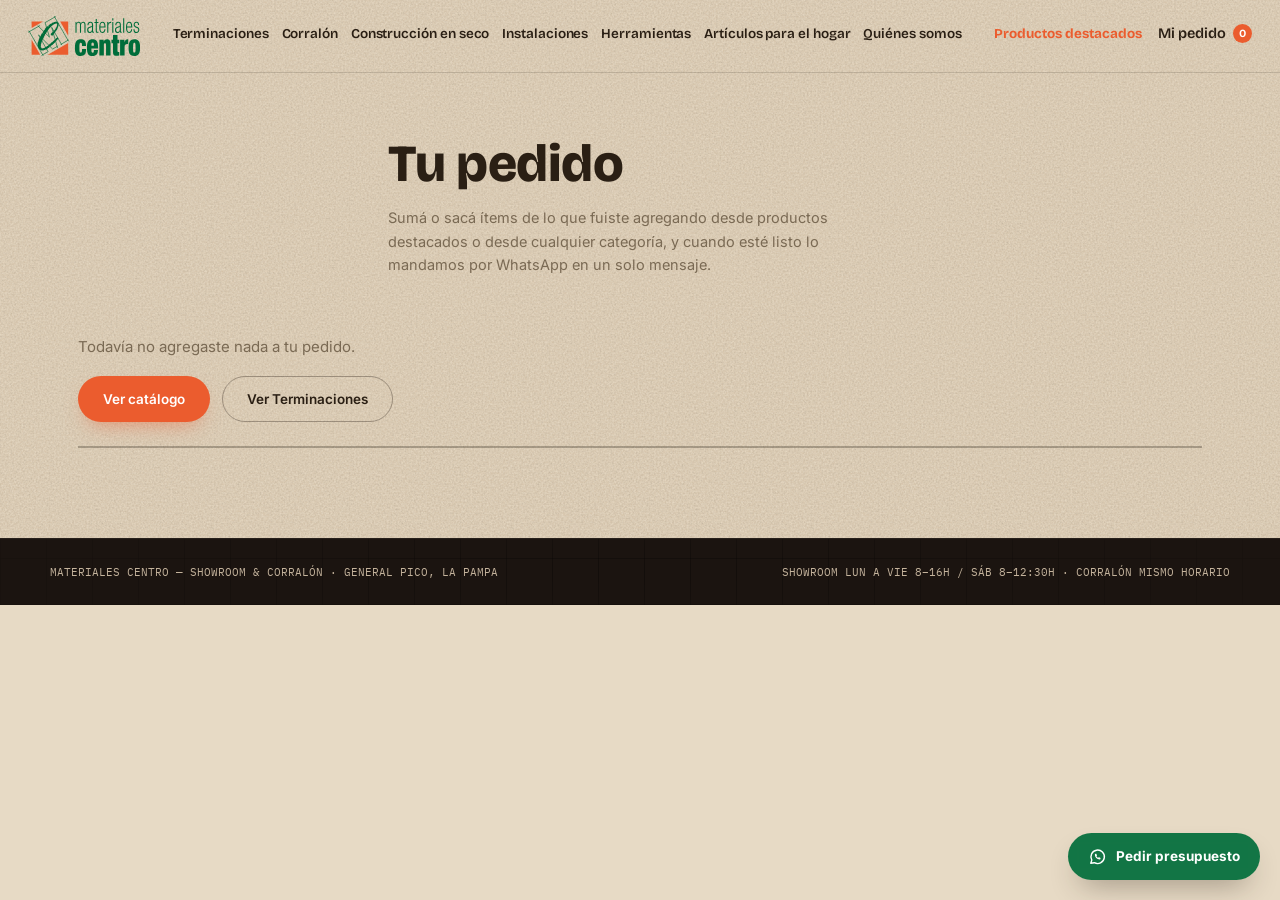
<file: pedido.html>
<!DOCTYPE html>
<html lang="es-AR">
<meta charset="utf-8">
<meta name="viewport" content="width=device-width, initial-scale=1">
<title>Tu pedido | Materiales Centro</title>
<meta name="robots" content="noindex">
<link rel="canonical" href="https://delfinaalonso.github.io/MCentro/pedido.html">
<link rel="icon" type="image/svg+xml" href="assets/img/favicon.svg">
<link rel="preconnect" href="https://fonts.googleapis.com">
<link rel="preconnect" href="https://fonts.gstatic.com" crossorigin>
<link href="https://fonts.googleapis.com/css2?family=Bricolage+Grotesque:opsz,wght@12..96,500;12..96,700;12..96,800&family=Inter:wght@400;500;600;700&family=IBM+Plex+Mono:wght@400;500;600&display=swap" rel="stylesheet">
<link rel="stylesheet" href="assets/css/styles.css?v=19">
<style>
  .pedido-hero{padding-top:64px; padding-bottom:20px; max-width:56ch;}
  .pedido-hero h1{font-size:clamp(32px,4.6vw,52px); font-weight:800; line-height:1.05; color:var(--ink);}
  .pedido-hero .sub{font-size:14.5px; color:var(--soft); margin-top:14px; line-height:1.65;}

  .pedido-body{padding-top:10px; padding-bottom:90px;}

  .pedido-empty{padding:30px 0 10px;}
  .pedido-empty p{font-size:15px; color:var(--soft); margin-bottom:20px;}
  .pedido-empty-links{display:flex; gap:12px; flex-wrap:wrap;}

  .pedido-list{display:flex; flex-direction:column; gap:1px; background:var(--line); border:1px solid var(--line); margin-top:14px;}
  .pedido-item{background:var(--bg); display:flex; align-items:center; gap:16px; padding:18px 20px; flex-wrap:wrap;}
  .pi-info{flex:1; min-width:220px;}
  .pi-tag{font-family:'IBM Plex Mono',monospace; font-size:10px; letter-spacing:.06em; text-transform:uppercase; color:var(--naranja); display:block; margin-bottom:4px;}
  .pi-info h3{font-size:15.5px; font-family:'Bricolage Grotesque',sans-serif; font-weight:600; color:var(--ink);}
  .pi-meta{font-size:13px; color:var(--soft); display:block; margin-top:3px;}
  .pi-nota{font-size:14px; color:var(--ink); line-height:1.5; max-width:52ch; white-space:pre-wrap;}
  .pi-qty{display:flex; align-items:center; gap:8px;}
  .pi-qty button{width:28px; height:28px; border:1px solid rgba(42,31,20,.3); background:transparent; color:var(--ink); font-size:15px; line-height:1; cursor:pointer; display:flex; align-items:center; justify-content:center;}
  .pi-qty button:hover{border-color:var(--ink);}
  .pi-qty input{width:42px; text-align:center; border:1px solid rgba(42,31,20,.3); background:transparent; font-family:'IBM Plex Mono',monospace; font-size:13px; color:var(--ink); padding:5px 2px; -moz-appearance:textfield; appearance:textfield;}
  .pi-qty input::-webkit-outer-spin-button,
  .pi-qty input::-webkit-inner-spin-button{-webkit-appearance:none; margin:0;}
  .pi-remove{width:32px; height:32px; border:1px solid rgba(42,31,20,.3); background:transparent; color:var(--ink); font-size:16px; cursor:pointer; flex-shrink:0;}
  .pi-remove:hover{border-color:var(--naranja); color:var(--naranja);}

  .pedido-summary{margin-top:30px; padding-top:24px; border-top:1px solid var(--line);}
  .pedido-total{display:flex; align-items:baseline; justify-content:space-between; max-width:420px; font-family:'Bricolage Grotesque',sans-serif;}
  .pedido-total span{font-size:14px; color:var(--soft);}
  .pedido-total strong{font-size:26px; color:var(--ink);}
  .pedido-total-note{font-size:12.5px; color:var(--soft); margin-top:6px; max-width:52ch; line-height:1.5;}
  .pedido-actions{display:flex; gap:12px; flex-wrap:wrap; margin-top:20px;}
  .pedido-preview{margin-top:24px; font-size:13px; color:var(--soft);}
  .pedido-preview summary{cursor:pointer; font-family:'IBM Plex Mono',monospace; font-size:11.5px; letter-spacing:.04em; text-transform:uppercase;}
  .pedido-preview pre{white-space:pre-wrap; margin-top:14px; padding:18px; border:1px solid var(--line); background:var(--cardfill); font-family:'Inter',sans-serif; font-size:13.5px; color:var(--ink); line-height:1.6;}

  @media(max-width:600px){
    .pedido-item{padding:16px;}
    .pi-qty{order:2;}
    .pi-remove{order:3;}
  }
</style>

<body data-page="pedido">
<div data-include="header"></div>

<main>
  <section class="pedido-hero wrap reveal-el">
    <h1>Tu pedido</h1>
    <p class="sub">Sumá o sacá ítems de lo que fuiste agregando desde productos destacados o desde cualquier categoría, y cuando esté listo lo mandamos por WhatsApp en un solo mensaje.</p>
  </section>

  <section class="wrap pedido-body">
    <div class="pedido-empty" data-pedido-empty style="display:none;">
      <p>Todavía no agregaste nada a tu pedido.</p>
      <div class="pedido-empty-links">
        <a href="catalogo.html" class="btn btn-naranja">Ver catálogo</a>
        <a href="terminaciones.html" class="btn btn-outline">Ver Terminaciones</a>
      </div>
    </div>

    <div data-pedido-list class="pedido-list"></div>

    <div class="pedido-summary" data-pedido-summary style="display:none;">
      <div class="pedido-total">
        <span>Total estimado</span>
        <strong data-pedido-total>$0</strong>
      </div>
      <p class="pedido-total-note">Los ítems sin precio cargado todavía (aparecen como "Precio a confirmar") no suman a este total — se confirman por WhatsApp junto con el resto del pedido.</p>
      <div class="pedido-actions">
        <button type="button" class="btn btn-outline" data-pedido-clear>Vaciar pedido</button>
        <button type="button" class="btn btn-naranja" data-cart-send>Enviar por WhatsApp</button>
      </div>
      <details class="pedido-preview">
        <summary>Ver el mensaje que se va a enviar</summary>
        <pre data-pedido-preview></pre>
      </details>
    </div>
  </section>
</main>

<div data-include="footer"></div>

<script src="assets/js/include.js"></script>
<script src="assets/js/cart.js"></script>
<script>
(function(){
  var reduce = window.matchMedia('(prefers-reduced-motion: reduce)').matches;
  if(!reduce){
    document.documentElement.classList.add('js-anim');
    if('IntersectionObserver' in window){
      var io = new IntersectionObserver(function(entries){
        entries.forEach(function(e){ if(e.isIntersecting){ e.target.classList.add('is-visible'); io.unobserve(e.target); } });
      }, {threshold:.16});
      document.querySelectorAll('.reveal-el').forEach(function(el){ io.observe(el); });
      /* Red de seguridad: si algo no se revela solo, no queda invisible para siempre. */
      setTimeout(function(){
        document.querySelectorAll('.reveal-el:not(.is-visible)').forEach(function(el){ el.classList.add('is-visible'); });
      }, 4000);
    }
  }

  window.includesReady.then(function(){
    var burger = document.querySelector('.burger');
    var panel = document.querySelector('.mobile-panel');
    if(burger && panel){
      burger.addEventListener('click', function(){
        var open = panel.classList.toggle('open');
        burger.setAttribute('aria-expanded', open ? 'true' : 'false');
      });
      panel.querySelectorAll('a').forEach(function(a){
        a.addEventListener('click', function(){ panel.classList.remove('open'); burger.setAttribute('aria-expanded','false'); });
      });
    }
  });
})();
</script>

<script>
/* Materiales Centro — Mi pedido: lista editable del carrito único,
   total estimado y vista previa del mensaje de WhatsApp. */
(function(){
  var listEl = document.querySelector('[data-pedido-list]');
  var emptyEl = document.querySelector('[data-pedido-empty]');
  var summaryEl = document.querySelector('[data-pedido-summary]');
  var totalEl = document.querySelector('[data-pedido-total]');
  var previewEl = document.querySelector('[data-pedido-preview]');
  var clearBtn = document.querySelector('[data-pedido-clear]');

  function formatMoney(n){ return '$' + Number(n).toLocaleString('es-AR'); }

  function escapeHtml(s){
    return String(s).replace(/[&<>"']/g, function(c){
      return { '&':'&amp;', '<':'&lt;', '>':'&gt;', '"':'&quot;', "'":'&#39;' }[c];
    });
  }

  function render(){
    var items = MCCart.getItems();
    var hasItems = items.length > 0;
    emptyEl.style.display = hasItems ? 'none' : '';
    summaryEl.style.display = hasItems ? '' : 'none';
    listEl.innerHTML = '';

    items.forEach(function(item){
      var row = document.createElement('div');
      row.className = 'pedido-item';

      if(item.tipo === 'producto'){
        var subtotal = item.precio ? formatMoney(item.precio * item.cantidad) : 'Precio a confirmar';
        row.innerHTML =
          '<div class="pi-info">' +
            '<span class="pi-tag">Producto</span>' +
            '<h3>' + item.nombre + '</h3>' +
            '<span class="pi-meta">' + item.unidad + ' · ' + subtotal + '</span>' +
          '</div>' +
          '<div class="pi-qty">' +
            '<button type="button" data-pi-minus aria-label="Restar">−</button>' +
            '<input type="number" min="1" value="' + item.cantidad + '" data-pi-qty>' +
            '<button type="button" data-pi-plus aria-label="Sumar">+</button>' +
          '</div>' +
          '<button type="button" class="pi-remove" data-pi-remove aria-label="Quitar">×</button>';

        var qtyInput = row.querySelector('[data-pi-qty]');
        row.querySelector('[data-pi-minus]').addEventListener('click', function(){
          MCCart.updateQty(item.id, Math.max(1, item.cantidad - 1));
        });
        row.querySelector('[data-pi-plus]').addEventListener('click', function(){
          MCCart.updateQty(item.id, item.cantidad + 1);
        });
        qtyInput.addEventListener('change', function(){
          MCCart.updateQty(item.id, parseInt(qtyInput.value, 10) || 1);
        });
      } else {
        row.innerHTML =
          '<div class="pi-info">' +
            '<span class="pi-tag">Consulta · ' + escapeHtml(item.nombre) + '</span>' +
            '<p class="pi-nota">' + escapeHtml(item.nota) + '</p>' +
          '</div>' +
          '<button type="button" class="pi-remove" data-pi-remove aria-label="Quitar">×</button>';
      }

      row.querySelector('[data-pi-remove]').addEventListener('click', function(){
        MCCart.remove(item.id);
      });

      listEl.appendChild(row);
    });

    totalEl.textContent = formatMoney(MCCart.getTotal());
    previewEl.textContent = MCCart.buildWhatsAppMessage();
  }

  clearBtn.addEventListener('click', function(){
    if(window.confirm('¿Vaciar todo el pedido?')){ MCCart.clear(); }
  });

  document.addEventListener('mc-cart-change', render);
  window.addEventListener('storage', function(e){ if(e.key === 'mc_cart_v1') render(); });

  if(window.includesReady && typeof window.includesReady.then === 'function'){
    window.includesReady.then(render);
  } else {
    document.addEventListener('DOMContentLoaded', render);
  }
})();
</script>
</body>
</html>
</file>
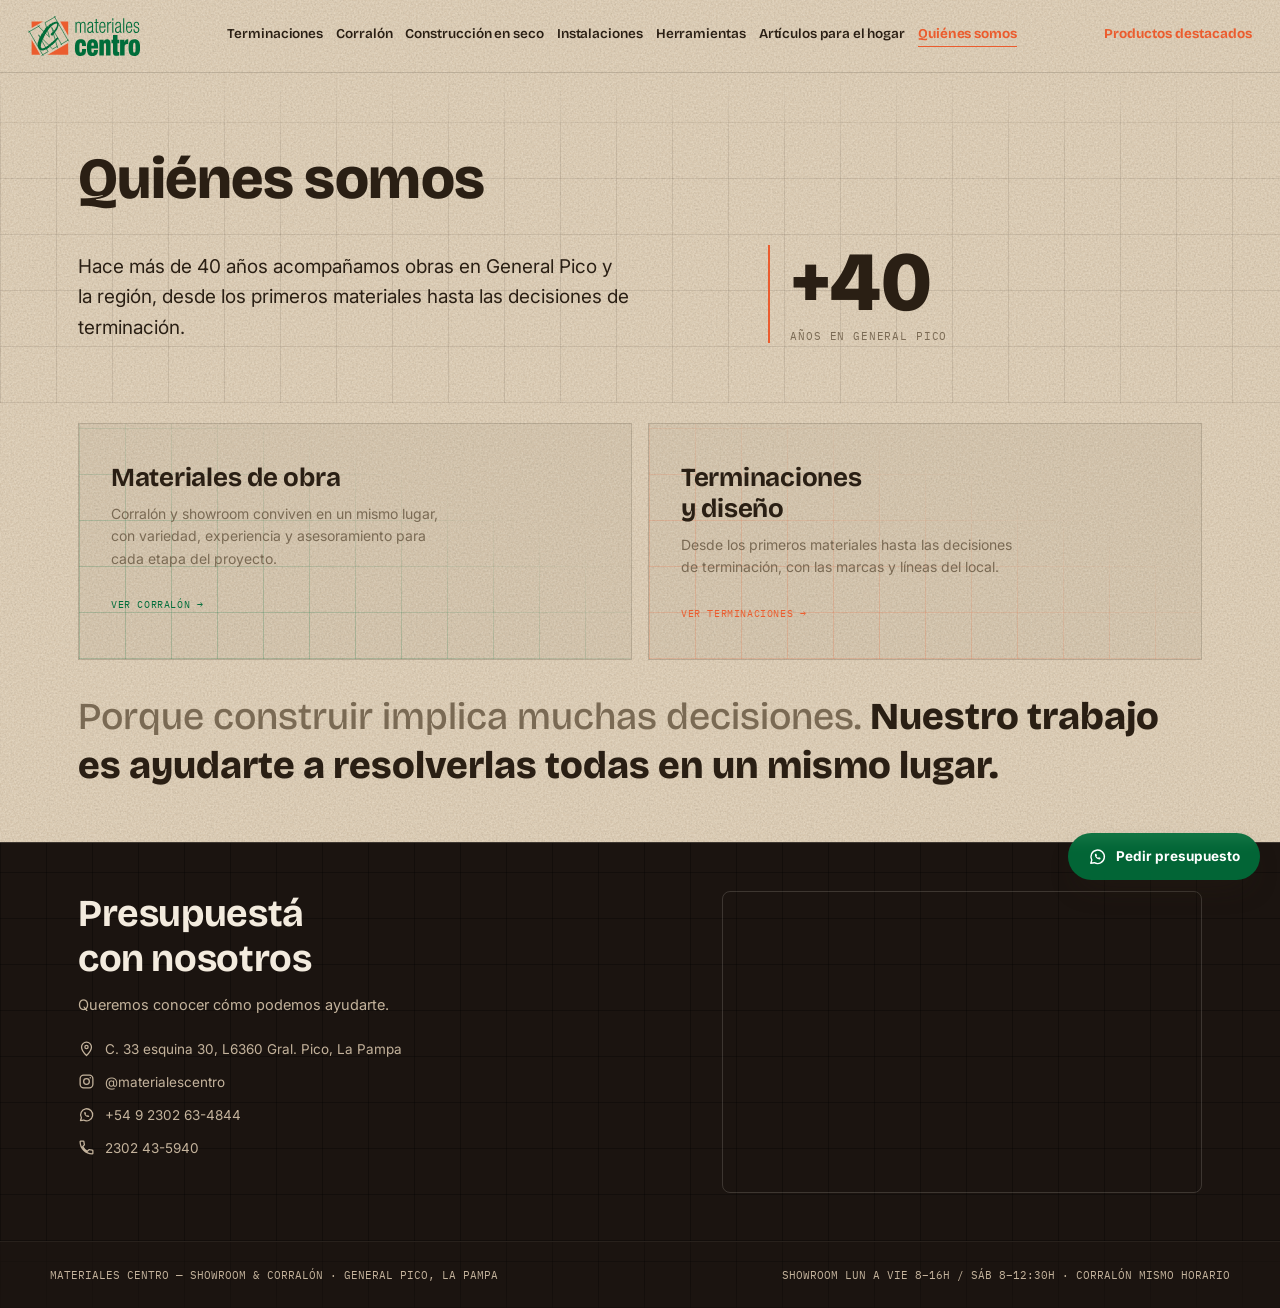
<file: quienes-somos.html>
<!DOCTYPE html>
<html lang="es-AR">
<meta charset="utf-8">
<meta name="viewport" content="width=device-width, initial-scale=1">
<title>Quiénes somos: 46 años de Materiales Centro en General Pico</title>
<meta name="description" content="Hace 46 años acompañamos la obra en General Pico con showroom y corralón en un mismo lugar. Conocé nuestra historia.">
<link rel="canonical" href="https://delfinaalonso.github.io/MCentro/quienes-somos.html">
<link rel="icon" type="image/svg+xml" href="assets/img/favicon.svg">
<link rel="preconnect" href="https://fonts.googleapis.com">
<link rel="preconnect" href="https://fonts.gstatic.com" crossorigin>
<link href="https://fonts.googleapis.com/css2?family=Bricolage+Grotesque:opsz,wght@12..96,500;12..96,700;12..96,800&family=Inter:wght@400;500;600;700&family=IBM+Plex+Mono:wght@400;500;600&display=swap" rel="stylesheet">
<link rel="stylesheet" href="assets/css/styles.css?v=19">
<style>
  /* ---------- hero: presentación ---------- */
  .who-hero{position:relative; padding:76px 0 60px;}
  .who-hero::before{
    content:''; position:absolute; inset:0; z-index:0; pointer-events:none;
    background-image:
      repeating-linear-gradient(0deg, rgba(42,31,20,.1) 0, rgba(42,31,20,.1) 1px, transparent 1px, transparent 56px),
      repeating-linear-gradient(90deg, rgba(42,31,20,.1) 0, rgba(42,31,20,.1) 1px, transparent 1px, transparent 56px);
    -webkit-mask-image:linear-gradient(to bottom, transparent 0, #000 22%, #000 100%);
    mask-image:linear-gradient(to bottom, transparent 0, #000 22%, #000 100%);
  }
  .who-hero .wrap{position:relative; z-index:1;}
  .who-hero h1{font-size:clamp(34px,5.2vw,58px); font-weight:800; line-height:1.04; max-width:16ch; margin-bottom:36px;}
  .who-hero-grid{display:grid; grid-template-columns:1.5fr 1fr; gap:40px; align-items:end;}
  .who-lead{font-size:clamp(16px,1.8vw,19px); line-height:1.6; color:var(--ink); max-width:46ch;}
  .who-stat{border-left:2px solid var(--naranja); padding-left:20px; display:flex; flex-direction:column;}
  .who-stat .num{font-family:'Bricolage Grotesque',sans-serif; font-weight:800; font-size:clamp(48px,7vw,84px); line-height:.9; color:var(--ink);}
  .who-stat .label{font-family:'IBM Plex Mono',monospace; font-size:10.5px; letter-spacing:.08em; text-transform:uppercase; color:var(--soft); margin-top:8px;}
  @media(max-width:760px){
    .who-hero-grid{grid-template-columns:1fr; gap:28px;}
    .who-stat{border-left:none; border-top:2px solid var(--naranja); padding-left:0; padding-top:16px; flex-direction:row; align-items:baseline; gap:12px;}
  }

  /* ---------- dos negocios ---------- */
  .who-split{padding:20px 0 32px;}
  .who-split-grid{display:grid; grid-template-columns:1fr 1fr; gap:16px;}
  .who-card{position:relative; padding:38px 32px; border:1px solid var(--line); background:var(--cardfill); overflow:hidden; transition:transform .25s ease;}
  .who-card:hover{transform:translateY(-3px);}
  .who-card::before{content:''; position:absolute; inset:0; z-index:0; pointer-events:none;}
  .who-card--corralon::before{
    background-image:
      repeating-linear-gradient(0deg, rgba(0,109,58,.2) 0, rgba(0,109,58,.2) 1px, transparent 1px, transparent 46px),
      repeating-linear-gradient(90deg, rgba(0,109,58,.2) 0, rgba(0,109,58,.2) 1px, transparent 1px, transparent 46px);
    -webkit-mask-image:linear-gradient(to top right, #000 0, #000 30%, transparent 70%);
    mask-image:linear-gradient(to top right, #000 0, #000 30%, transparent 70%);
  }
  .who-card--showroom::before{
    background-image:
      repeating-linear-gradient(0deg, rgba(235,92,46,.2) 0, rgba(235,92,46,.2) 1px, transparent 1px, transparent 46px),
      repeating-linear-gradient(90deg, rgba(235,92,46,.2) 0, rgba(235,92,46,.2) 1px, transparent 1px, transparent 46px);
    -webkit-mask-image:linear-gradient(to top right, #000 0, #000 30%, transparent 70%);
    mask-image:linear-gradient(to top right, #000 0, #000 30%, transparent 70%);
  }
  .who-card > *{position:relative; z-index:1;}
  .who-card--corralon .tag .tick{color:var(--verde-brand);}
  .who-card h3{font-size:clamp(20px,2.4vw,26px); margin-bottom:10px; max-width:16ch;}
  .who-card p{font-size:14px; color:var(--soft); line-height:1.6; max-width:38ch; margin-bottom:22px;}
  .who-card .go{font-family:'IBM Plex Mono',monospace; font-size:10px; text-transform:uppercase; letter-spacing:.06em; display:inline-flex; align-items:center; gap:6px; transition:gap .2s ease;}
  .who-card--corralon .go{color:var(--verde-brand);}
  .who-card--showroom .go{color:var(--naranja);}
  .who-card:hover .go{gap:11px;}
  @media(max-width:760px){ .who-split-grid{grid-template-columns:1fr;} }

  /* ---------- cierre / cita ----------
     Es el cierre del relato (hero + las dos cards), no información de
     contacto — por eso va clara, en continuidad con esas dos secciones,
     y no oscura como si fuera parte del bloque de "Presupuestá con
     nosotros" de más abajo (ese sigue con su propio corte, como en el
     resto del sitio). */
  .who-quote{padding:0 0 32px;}
  .quote-line{font-family:'Bricolage Grotesque',sans-serif; font-size:clamp(24px,3.6vw,38px); line-height:1.3; color:var(--soft); font-weight:500; max-width:52ch;}
  .quote-line .strong{color:var(--ink); font-weight:800;}
</style>

<body data-page="quienes-somos">
<div data-include="header"></div>


<main>
  <section class="who-hero">
    <div class="wrap reveal-el">
      <h1>Quiénes somos</h1>
      <div class="who-hero-grid">
        <p class="who-lead">Hace más de 40 años acompañamos obras en General Pico y la región, desde los primeros materiales hasta las decisiones de terminación.</p>
        <div class="who-stat">
          <span class="num">+40</span>
          <span class="label">Años en General Pico</span>
        </div>
      </div>
    </div>
  </section>

  <section class="who-split">
    <div class="wrap reveal-el">
      <div class="who-split-grid">
        <a href="corralon.html" class="who-card who-card--corralon">
          <h3>Materiales de obra</h3>
          <p>Corralón y showroom conviven en un mismo lugar, con variedad, experiencia y asesoramiento para cada etapa del proyecto.</p>
          <span class="go">Ver corralón →</span>
        </a>
        <a href="terminaciones.html" class="who-card who-card--showroom">
          <h3>Terminaciones y diseño</h3>
          <p>Desde los primeros materiales hasta las decisiones de terminación, con las marcas y líneas del local.</p>
          <span class="go">Ver terminaciones →</span>
        </a>
      </div>
    </div>
  </section>

  <section class="who-quote reveal-el">
    <div class="wrap">
      <p class="quote-line">Porque construir implica muchas decisiones. <span class="strong">Nuestro trabajo es ayudarte a resolverlas todas en un mismo lugar.</span></p>
    </div>
  </section>

  <section id="presupuesto">
    <div class="wrap row">
      <div class="intro-col reveal-el">
        <h2>Presupuestá con nosotros</h2>
        <p class="sub">Queremos conocer cómo podemos ayudarte.</p>
        <div class="contact-links">
          <a href="https://share.google/QC87hs6kjnk122Bjw" target="_blank" rel="noopener">
            <svg viewBox="0 0 24 24" width="17" height="17" fill="none" stroke="currentColor" stroke-width="1.8" stroke-linecap="round" stroke-linejoin="round"><path d="M12 22s7-6.5 7-12a7 7 0 1 0-14 0c0 5.5 7 12 7 12z"/><circle cx="12" cy="10" r="2.3"/></svg>
            <span>C. 33 esquina 30, L6360 Gral. Pico, La Pampa</span>
          </a>
          <a href="https://instagram.com/materialescentro" target="_blank" rel="noopener">
            <svg viewBox="0 0 24 24" width="17" height="17" fill="none" stroke="currentColor" stroke-width="1.8" stroke-linecap="round" stroke-linejoin="round"><rect x="3" y="3" width="18" height="18" rx="5"/><circle cx="12" cy="12" r="4"/><circle cx="17.3" cy="6.7" r="1.1" fill="currentColor" stroke="none"/></svg>
            <span>@materialescentro</span>
          </a>
          <a href="https://wa.me/5492302634844?text=Hola!%20Quiero%20pedir%20un%20presupuesto." target="_blank" rel="noopener" data-wa-source="presupuesto">
            <svg viewBox="0 0 24 24" width="17" height="17" fill="none" stroke="currentColor" stroke-width="1.8" stroke-linecap="round" stroke-linejoin="round"><path d="M3.5 20.5l1.3-3.9a8.5 8.5 0 1 1 3.2 3.2z"/><path d="M8.7 9.6c0-.5.4-1 .9-1h.5c.3 0 .5.2.6.4l.6 1.4c.1.2.1.5-.1.7l-.5.6c.4.9 1.1 1.6 2 2l.6-.5c.2-.2.4-.2.7-.1l1.4.6c.3.1.4.3.4.6v.5c0 .5-.4.9-1 .9-3.4 0-6.1-2.7-6.1-6.1z" fill="currentColor" stroke="none"/></svg>
            <span>+54 9 2302 63-4844</span>
          </a>
          <a href="tel:+542302435940">
            <svg viewBox="0 0 24 24" width="17" height="17" fill="none" stroke="currentColor" stroke-width="1.8" stroke-linecap="round" stroke-linejoin="round"><path d="M6.6 10.8c1.4 2.8 3.8 5.1 6.6 6.6l2.2-2.2c.3-.3.7-.4 1-.2 1.1.4 2.3.6 3.6.6.6 0 1 .4 1 1v3.4c0 .6-.4 1-1 1C10.9 21 3 13.1 3 3.9c0-.6.4-1 1-1h3.4c.6 0 1 .4 1 1 0 1.3.2 2.5.6 3.6.1.3 0 .7-.2 1L6.6 10.8z"/></svg>
            <span>2302 43-5940</span>
          </a>
        </div>
      </div>
      <div class="map-col reveal-el d1">
        <iframe
          src="https://www.google.com/maps?q=C.+33+esquina+30,+L6360+General+Pico,+La+Pampa,+Argentina&output=embed"
          loading="lazy" referrerpolicy="no-referrer-when-downgrade"
          title="Ubicación de Materiales Centro — showroom y corralón" allowfullscreen>
        </iframe>
      </div>
    </div>
  </section>
</main>

<div data-include="footer"></div>

<script src="assets/js/include.js"></script>
<script src="assets/js/cart.js"></script>
<script>
(function(){
  var reduce = window.matchMedia('(prefers-reduced-motion: reduce)').matches;
  if(!reduce){
    document.documentElement.classList.add('js-anim');
    if('IntersectionObserver' in window){
      var io = new IntersectionObserver(function(entries){
        entries.forEach(function(e){ if(e.isIntersecting){ e.target.classList.add('is-visible'); io.unobserve(e.target); } });
      }, {threshold:.16});
      document.querySelectorAll('.reveal-el').forEach(function(el){ io.observe(el); });
      /* Red de seguridad: si algo no se revela solo, no queda invisible para siempre. */
      setTimeout(function(){
        document.querySelectorAll('.reveal-el:not(.is-visible)').forEach(function(el){ el.classList.add('is-visible'); });
      }, 4000);
    }
  }

  window.includesReady.then(function(){
    var burger = document.querySelector('.burger');
    var panel = document.querySelector('.mobile-panel');
    if(burger && panel){
      burger.addEventListener('click', function(){
        var open = panel.classList.toggle('open');
        burger.setAttribute('aria-expanded', open ? 'true' : 'false');
      });
      panel.querySelectorAll('a').forEach(function(a){
        a.addEventListener('click', function(){ panel.classList.remove('open'); burger.setAttribute('aria-expanded','false'); });
      });
    }
  });
})();
</script>
</body>
</html>
</file>
<file: assets/css/styles.css>
/* ============================================================
   Materiales Centro — estilos compartidos
   Tokens, reset, header/nav, tick/tag, reveal-on-scroll, botones,
   y la banda oscura de cierre (presupuesto + footer + fab).
   Cada página conserva su propio <style> para lo que le es propio
   (hero, grillas de categoría, etc.) y puede sobrescribir cualquier
   regla de acá (p. ej. el header especial de Home).

   Este archivo se linkea con ?v=2 en cada página (cache-busting): un
   navegador puede cachear una versión vieja de este CSS mientras ya
   carga el HTML nuevo, y quedan mezclados (pasó una vez). Si se edita
   este archivo, subir ese número en TODAS las páginas que lo linkean.
   ============================================================ */

:root{
  --bg:#E7DAC5; --ink:#2A1F14; --soft:#7A6A54; --line:rgba(42,31,20,.16); --cardfill:rgba(42,31,20,.045);
  --deep:#1B1410; --deep-ink:#F3EBDE; --deep-soft:#C4B39C; --deep-line:rgba(243,235,222,.16);
  --naranja:#EB5C2E; --verde:#3FA873; --verde-brand:#006D3A; --focus:#3FA873;
  --grain:url("[data-uri]");
}
*{box-sizing:border-box; margin:0; padding:0;}
/* overflow-x:clip (no overflow-x:hidden/auto) a propósito: hidden/auto en el
   html o el body rompe position:sticky de cualquier elemento de la página
   (por ejemplo la cinemática de la home) porque convierte a html/body en el
   contenedor de scroll en vez del viewport. clip recorta el desborde
   horizontal (lo que necesitábamos para el marquee de marcas) sin ese
   efecto secundario. */
/* background-color acá (no solo en body) para que el "rebote" de iOS al
   llegar al final de la página no muestre un blanco de golpe detrás del
   contenido real. */
html{-webkit-text-size-adjust:100%; overflow-x:clip; background-color:var(--bg);}
body{background-color:var(--bg); background-image:var(--grain); background-repeat:repeat; background-size:300px 300px; background-blend-mode:multiply; color:var(--ink); font-family:'Inter',system-ui,sans-serif; -webkit-font-smoothing:antialiased; overflow-x:clip;}
h1,h2,h3{font-family:'Bricolage Grotesque',sans-serif; letter-spacing:-.01em; text-wrap:balance;}
img{max-width:100%; display:block;}
a{color:inherit; text-decoration:none;}
:focus-visible{outline:2px solid var(--focus); outline-offset:3px;}
.wrap{max-width:1180px; margin:0 auto; padding:0 28px;}
@media (prefers-reduced-motion: no-preference){ html{scroll-behavior:smooth;} }

/* Oculta visualmente sin sacar del flujo de lectura de lectores de pantalla
   ni del DOM para buscadores — para contenido que necesita existir (un h1
   real de la página) pero no un lugar visible en el diseño (la home, con
   su hero de video a pantalla completa, no tiene dónde mostrar un título
   grande sin romper ese diseño). */
.sr-only{position:absolute; width:1px; height:1px; padding:0; margin:-1px; overflow:hidden; clip:rect(0,0,0,0); white-space:nowrap; border:0;}

/* ---------- header (versión por defecto: sticky, siempre sólido) ---------- */
header{position:sticky; top:0; z-index:80; background-color:var(--bg); background-image:var(--grain); background-repeat:repeat; background-size:300px 300px; background-blend-mode:multiply; border-bottom:1px solid var(--line);}
/* El menú, el logo, "Catálogo" y el carrito van todos en la misma fila
   (pedido explícito: nada de una segunda fila para el nav). El <nav> toma
   el espacio disponible entre el logo y los botones de la derecha; si no
   entra en una sola línea pasa a menú hamburguesa (ver nav-force-burger
   en include.js, que mide el ancho real ya renderizado). */
/* Esta fila es más ancha que el resto del contenido (1180px) a propósito:
   con el logo, los 7 links, "Catálogo" y el carrito todos en una sola
   línea, 1180px no alcanza ni achicando la tipografía — así que le damos
   más aire solo a esta fila en pantallas grandes. */
.top-row{display:flex; align-items:center; justify-content:space-between; gap:18px; padding:16px 28px; max-width:1500px; margin:0 auto;}
.logo-mark{height:40px; flex-shrink:0;}
.logo-mark svg{height:100%; width:auto; display:block;}
.head-right{display:flex; align-items:center; gap:16px; flex-shrink:0;}

.main-nav{
  display:flex; flex-wrap:nowrap; align-items:center; justify-content:center; gap:clamp(8px,1vw,14px);
  flex:1; min-width:0; padding:0 14px;
}
.main-nav a{
  font-family:'Bricolage Grotesque',sans-serif; font-weight:600; font-size:13.5px; letter-spacing:-.005em; white-space:nowrap;
  color:var(--ink); padding-bottom:4px; border-bottom:1.5px solid transparent;
  transition:border-color .15s ease, color .15s ease;
}
.main-nav a:hover{border-color:rgba(42,31,20,.4);}
.main-nav a.on{border-color:var(--naranja); color:var(--naranja); font-weight:700;}

/* Sin recuadro: antes tenía un borde cuadrado que no sumaba nada (mismo
   criterio que se usó para los demás botones del sitio). Las líneas más
   gruesas y en el verde de marca, para que tenga más presencia. */
.burger{display:none; width:40px; height:40px; border:none; background:none; cursor:pointer; align-items:center; justify-content:center; flex-shrink:0;}
.burger span, .burger span::before, .burger span::after{content:''; display:block; width:19px; height:2.2px; background:var(--verde-brand); position:relative;}
.burger span::before{position:absolute; top:-7px;} .burger span::after{position:absolute; top:7px;}
.mobile-panel{display:none;}
.mobile-panel.open{display:flex; flex-direction:column; gap:2px; padding:6px 28px 18px; background:var(--bg); border-bottom:1px solid var(--line);}
.mobile-panel a{color:var(--ink); padding:13px 4px; font-size:14.5px; border-bottom:1px solid var(--line);}
.mobile-panel a.on{color:var(--naranja);}

/* ---------- diamond tick / tag ---------- */
.tick{display:inline-block; width:7px; height:7px; background:currentColor; transform:rotate(45deg); flex-shrink:0;}
.tag{font-family:'IBM Plex Mono',monospace; font-size:11px; letter-spacing:.1em; text-transform:uppercase; color:var(--soft); display:flex; align-items:center; gap:9px; margin-bottom:12px;}
.tag .tick{color:var(--naranja);}

/* ---------- reveal on scroll ---------- */
.reveal-el{opacity:1; transform:none;}
html.js-anim .reveal-el{opacity:0; transform:translateY(20px);}
html.js-anim .reveal-el.is-visible{opacity:1; transform:none; transition:opacity .8s ease, transform .8s ease;}
html.js-anim .reveal-el.d1.is-visible{transition-delay:.12s;}

/* ---------- link con flecha (cta genérico) ---------- */
.link-cta{font-family:'Inter',sans-serif; font-size:14px; font-weight:700; color:#fff; display:inline-flex; align-items:center; gap:6px; transition:gap .2s ease; width:fit-content;}
.link-cta:hover{gap:11px;}

/* ---------- botones (pill, como habíamos hablado) ---------- */
.btn{font-family:'Inter',sans-serif; font-weight:600; font-size:13.5px; padding:14px 24px; border-radius:30px; display:inline-flex; align-items:center; gap:8px; cursor:pointer; border:1.5px solid transparent; transition:opacity .15s ease, transform .15s ease, box-shadow .15s ease;}
.btn:hover{opacity:.92; transform:translateY(-2px);} .btn:active{transform:scale(.98);}
.btn-naranja{background:var(--naranja); color:#fff; box-shadow:0 10px 22px -10px rgba(235,92,46,.6);}
.btn-verde{background:var(--verde-brand); color:#fff; box-shadow:0 10px 22px -10px rgba(0,109,58,.5);}
.btn-outline{background:transparent; color:var(--ink); border-color:rgba(42,31,20,.35);}
.btn-outline:hover{border-color:var(--ink);}

/* ---------- ¿Qué necesitás? (consulta libre → carrito, categorías sin catálogo real) ---------- */
/* scroll-margin-top: el botón "¿Qué necesitás? →" del hero salta acá con
   un link #necesitas; sin este margen, el título queda tapado debajo del
   header fijo al llegar (mismo ajuste que .exit en la home). */
/* padding-top/bottom, no el shorthand de 3 valores: ese pone el
   izquierdo/derecho en 0 y pisa el padding lateral de .wrap, dejando el
   título pegado al borde de la pantalla en mobile (bug real, no es solo
   que "se vea apretado"). */
.necesitas{padding-top:30px; padding-bottom:60px; text-align:center; scroll-margin-top:90px;}
.necesitas-head{margin:0 auto 22px; max-width:56ch;}
.necesitas-head .tag{justify-content:center;}
.necesitas-head h2{font-size:clamp(26px,3.6vw,38px); margin:4px 0 10px;}
.necesitas-head .sub{font-size:14.5px; color:var(--soft); line-height:1.6;}
/* El cuadro de texto y los botones conviven en la misma línea (el texto
   a la izquierda, los botones apilados a la derecha) en vez de quedar el
   texto arriba y los botones debajo; en pantallas angostas vuelve a
   apilarse porque no entran uno al lado del otro. Todo el bloque
   (título, texto y formulario) centrado en la página. */
.necesitas-form{display:flex; align-items:stretch; gap:14px; max-width:820px; margin:0 auto; padding:26px; border:1px solid var(--line); background:var(--cardfill); text-align:left;}
.necesitas-textarea{flex:1; min-width:0; min-height:120px; resize:vertical; background:var(--bg); border:1px solid var(--line); padding:14px; font-family:'Inter',sans-serif; font-size:14px; color:var(--ink); line-height:1.55;}
.necesitas-textarea::placeholder{color:var(--soft);}
.necesitas-textarea:focus{outline:none; border-color:var(--naranja);}
.necesitas-actions{display:flex; flex-direction:column; justify-content:center; gap:12px; flex-shrink:0; width:200px;}
.necesitas-actions .btn{justify-content:center; width:100%;}
@media(max-width:640px){
  .necesitas-form{flex-direction:column;}
  .necesitas-actions{flex-direction:row; flex-wrap:wrap; width:auto;}
  .necesitas-actions .btn{width:auto;}
}

/* ---------- presupuesto + footer + fab (compartido) — banda oscura cálida de cierre ---------- */
#presupuesto{--bg:var(--deep); --ink:var(--deep-ink); --soft:var(--deep-soft); --line:var(--deep-line); position:relative; overflow:hidden; background:var(--bg); padding:48px 0; border-top:1px solid var(--line); margin-top:20px;}
@media(max-width:700px){ #presupuesto{padding:36px 0; margin-top:12px;} }
#presupuesto::before{
  content:''; position:absolute; inset:0; z-index:0; pointer-events:none;
  background-image:
    repeating-linear-gradient(0deg, rgba(0,0,0,.3) 0, rgba(0,0,0,.3) 1px, transparent 1px, transparent 46px),
    repeating-linear-gradient(90deg, rgba(0,0,0,.3) 0, rgba(0,0,0,.3) 1px, transparent 1px, transparent 46px);
}
#presupuesto .row{position:relative; z-index:1; display:flex; gap:48px; flex-wrap:wrap; justify-content:space-between;}
#presupuesto .intro-col{max-width:34ch;}
#presupuesto h2{color:var(--ink); font-size:clamp(26px,4vw,38px); margin-bottom:12px;}
#presupuesto p.sub{color:var(--soft); font-size:14.5px; line-height:1.6;}
.contact-links{display:flex; flex-direction:column; gap:13px; margin-top:22px;}
.contact-links a{display:inline-flex; align-items:flex-start; gap:10px; color:var(--soft); font-family:'Inter',sans-serif; font-size:13.5px; line-height:1.5; transition:color .15s ease;}
.contact-links a svg{flex-shrink:0; margin-top:1px;}
.contact-links a:hover{color:var(--ink);}
/* Mapa de ubicación (reemplaza el form genérico repetido en cada página:
   cada categoría ya tiene su propio "¿Qué necesitás?" y además está el
   botón flotante de WhatsApp, así que acá alcanza con mostrar dónde
   queda el showroom + corralón). */
.map-col{flex:1; min-width:280px; max-width:480px; min-height:300px; border-radius:8px; overflow:hidden; border:1px solid var(--deep-line);}
.map-col iframe{width:100%; height:100%; min-height:300px; border:0; display:block;}

footer{--bg:var(--deep); --soft:var(--deep-soft); position:relative; overflow:hidden; background:var(--bg); color:var(--soft); padding:26px 28px; border-top:1px solid rgba(243,235,222,.06);}
footer::before{
  content:''; position:absolute; inset:0; z-index:0; pointer-events:none;
  background-image:
    repeating-linear-gradient(0deg, rgba(0,0,0,.3) 0, rgba(0,0,0,.3) 1px, transparent 1px, transparent 46px),
    repeating-linear-gradient(90deg, rgba(0,0,0,.3) 0, rgba(0,0,0,.3) 1px, transparent 1px, transparent 46px);
  -webkit-mask-image:radial-gradient(ellipse 75% 130% at 50% 50%, #000 0%, transparent 90%);
  mask-image:radial-gradient(ellipse 75% 130% at 50% 50%, #000 0%, transparent 90%);
}
footer .row{position:relative; z-index:1; display:flex; justify-content:space-between; flex-wrap:wrap; gap:10px; max-width:1180px; margin:0 auto; font-family:'IBM Plex Mono',monospace; font-size:10.5px;}

/* Un solo botón, directo al chat de WhatsApp: antes eran dos (uno que
   desplegaba el otro al tocarlo), simplificado a pedido de la clienta. */
.fab{
  position:fixed; bottom:20px; right:20px; z-index:70;
  display:flex; align-items:center; gap:9px;
  background:rgba(0,109,58,.92); backdrop-filter:blur(6px); -webkit-backdrop-filter:blur(6px);
  color:#fff; font-family:'Inter',sans-serif; font-size:13.5px; font-weight:700;
  padding:14px 20px; border-radius:30px; text-decoration:none; line-height:1;
  box-shadow:0 14px 30px -12px rgba(42,31,20,.45);
  transition:background-color .15s ease, transform .15s ease;
}
.fab:hover{background:var(--verde-brand);}

/* ---------- carrito: contador en header + barra fija ---------- */
/* Antes era un botón con borde cuadrado ("no suma en nada" — feedback
   directo): ahora es texto igual que el resto del header, diferenciado
   por color (el mismo naranja de acento) en vez de una caja. */
.nav-cat-btn{
  font-family:'Bricolage Grotesque',sans-serif; font-weight:700; font-size:13.5px; white-space:nowrap;
  color:var(--naranja); padding-bottom:4px; border-bottom:1.5px solid transparent;
  transition:border-color .15s ease;
}
.nav-cat-btn:hover{border-color:var(--naranja);}
.cart-pill{display:inline-flex; align-items:center; gap:7px; font-family:'Bricolage Grotesque',sans-serif; font-weight:600; font-size:14.5px; color:var(--ink); padding-bottom:4px; border-bottom:1.5px solid transparent;}
.cart-pill[hidden]{display:none;}
.cart-pill .n{display:inline-flex; align-items:center; justify-content:center; min-width:19px; height:19px; padding:0 5px; background:var(--naranja); color:#fff; font-size:11px; font-weight:700; border-radius:10px;}
/* Aparece como un pop-up al agregar algo (popCartBar en cart.js la muestra
   unos segundos y la esconde sola) en vez de quedar pegada en pantalla
   todo el tiempo que haya algo en el pedido — así no molesta la lectura
   del resto de la página. */
.cart-bar{
  position:fixed; left:0; right:0; bottom:0; z-index:75;
  display:flex; align-items:center; justify-content:space-between; gap:16px;
  background:var(--deep); color:var(--deep-ink); padding:14px 20px;
  border-top:1px solid var(--deep-line); box-shadow:0 -12px 30px -14px rgba(0,0,0,.4);
  transform:translateY(100%); opacity:0; pointer-events:none;
  transition:transform .3s ease, opacity .3s ease;
}
.cart-bar.visible{transform:translateY(0); opacity:1; pointer-events:auto;}
.cart-bar .cb-count{font-family:'IBM Plex Mono',monospace; font-size:13px; letter-spacing:.04em;}
.cart-bar .cb-actions{display:flex; gap:10px; flex-wrap:wrap;}

/* ---------- destacados (productos reales del catálogo, en Terminaciones y Corralón) ---------- */
.destacados{padding-top:24px; padding-bottom:16px; border-top:1px solid var(--line); margin-top:30px;}
.destacados-head{margin-bottom:20px;}
.destacados-head h2{font-size:clamp(26px,3.6vw,38px); max-width:26ch;}
.destacados-grid{display:grid; grid-template-columns:repeat(5,1fr); gap:16px;}
.dest-card{
  border:1px solid var(--line); border-radius:8px; overflow:hidden; background:var(--bg);
  box-shadow:0 5px 18px -8px rgba(42,31,20,.25);
  display:flex; flex-direction:column;
  transition:box-shadow .25s ease, transform .25s ease;
}
.dest-card:hover{box-shadow:0 20px 38px -14px rgba(42,31,20,.35); transform:translateY(-4px);}
.dc-media{position:relative; aspect-ratio:1/1; overflow:hidden; background:var(--cardfill);}
.dc-media img{position:absolute; inset:0; width:100%; height:100%; object-fit:cover; transition:transform .4s ease;}
.dest-card:hover .dc-media img{transform:scale(1.05);}
.dc-body{padding:14px; display:flex; flex-direction:column; gap:6px; flex:1;}
.dc-tag{font-family:'IBM Plex Mono',monospace; font-size:9px; letter-spacing:.06em; text-transform:uppercase; color:var(--naranja);}
.dc-body h3{font-size:13.5px; line-height:1.25; font-family:'Bricolage Grotesque',sans-serif; font-weight:600; color:var(--ink);}
.dc-price{font-size:12px; color:var(--soft); margin-bottom:4px;}
.dc-add{
  /* margin-top:auto para que quede siempre pegado abajo de la card, incluso
     cuando una tarjeta vecina tiene un título más largo (2 líneas) y la
     grilla estira todas las cards a esa misma altura. */
  margin:auto -14px -14px; padding:11px 14px; font-family:'Inter',sans-serif; font-weight:600; font-size:12.5px;
  color:#fff; background:var(--verde-brand); text-align:center; border:none; cursor:pointer;
  transition:background-color .15s ease;
}
.dc-add:hover{background:var(--naranja);}
.dc-add.added{background:var(--verde);}
.link-more{color:var(--ink); opacity:.8; font-size:13.5px; font-weight:600; display:inline-flex; align-items:center; gap:6px; transition:gap .2s ease; width:fit-content;}
.link-more:hover{gap:11px; opacity:1;}
.destacados-more{margin-top:20px;}
/* Nunca baja a 1 columna: con 2 siempre, aunque sea un celular chico,
   se ve el doble de producto sin scrollear de más. */
@media(max-width:1000px){ .destacados-grid{grid-template-columns:repeat(3,1fr);} }
@media(max-width:600px){ .destacados-grid{grid-template-columns:repeat(2,1fr); gap:10px;} }

/* ---------- modal de descripción de producto (botón "i") + stepper que lo
   acompaña — compartido por Catálogo y por los "destacados" de las páginas
   de categoría (Terminaciones, Corralón). ---------- */
.cc-info{position:absolute; top:8px; right:8px; width:26px; height:26px; border-radius:50%; background:rgba(27,20,16,.55); color:#fff; border:none; display:flex; align-items:center; justify-content:center; font-family:'Bricolage Grotesque',sans-serif; font-weight:700; font-size:13px; cursor:pointer; z-index:2; transition:background-color .15s ease;}
.cc-info:hover{background:var(--naranja);}

.cc-actions{display:flex; align-items:center; gap:8px; margin-top:auto; padding-top:6px;}
.cc-stepper{display:flex; align-items:center; flex-shrink:0; border:1px solid rgba(42,31,20,.3); border-radius:999px; overflow:hidden;}
.cc-stepper button{width:28px; height:34px; border:none; background:transparent; color:var(--ink); font-size:15px; line-height:1; cursor:pointer; display:flex; align-items:center; justify-content:center;}
.cc-stepper button:hover{background:rgba(42,31,20,.08);}
.cc-stepper input{width:26px; height:34px; text-align:center; border:none; background:transparent; font-family:'Inter',sans-serif; font-size:13px; color:var(--ink); padding:0; -moz-appearance:textfield; appearance:textfield;}
/* El spinner nativo de un input number ocupa espacio del lado derecho
   aunque esté con text-align:center, y el número queda corrido a la
   izquierda en vez de centrado entre los botones − y +. Se saca ese
   spinner (Chrome/Safari/Edge) para que el centrado sea real. */
.cc-stepper input::-webkit-outer-spin-button,
.cc-stepper input::-webkit-inner-spin-button{-webkit-appearance:none; margin:0;}
.cc-add{flex:1; justify-content:center; margin-top:0; border-radius:6px; font-size:12px; letter-spacing:.02em; padding:0 10px; height:34px; text-transform:uppercase; font-weight:700;}
.cc-add.added{background:var(--verde-brand);}
/* El stepper (84px) + el botón no entran lado a lado en una columna muy
   angosta (p. ej. la grilla de 2 columnas del catálogo en celulares
   chicos) y antes se apilaban, lo que estiraba la card de más. Ahora se
   los achica a los dos para que convivan en la misma fila. Container
   query (no media query): solo mira el ancho real de la card, así el
   modal de descripción — que tiene mucho más ancho disponible — sigue
   mostrando el tamaño normal aunque la pantalla sea la misma. */
@container (max-width:220px){
  .cc-actions{gap:5px;}
  .cc-stepper button{width:22px; height:30px; font-size:13px;}
  .cc-stepper input{width:18px; height:30px; font-size:12px;}
  .cc-add{font-size:10px; letter-spacing:0; padding:0 6px; height:30px;}
}

.pm-backdrop{display:none; position:fixed; inset:0; background:rgba(27,20,16,.6); z-index:100; align-items:center; justify-content:center; padding:20px;}
.pm-backdrop.open{display:flex;}
.pm-panel{background:var(--bg); background-image:var(--grain); background-repeat:repeat; background-size:300px 300px; background-blend-mode:multiply; max-width:640px; width:100%; max-height:90vh; overflow:auto; border:1px solid var(--line); display:grid; grid-template-columns:1fr 1fr; position:relative;}
.pm-close{position:absolute; top:10px; right:10px; width:32px; height:32px; border-radius:50%; background:rgba(27,20,16,.5); color:#fff; border:none; font-size:18px; line-height:1; cursor:pointer; z-index:3;}
.pm-close:hover{background:var(--naranja);}
.pm-media{position:relative; aspect-ratio:1/1; background:var(--cardfill); overflow:hidden;}
.pm-media img{position:absolute; inset:0; width:100%; height:100%; object-fit:contain; padding:6%;}
.pm-body{padding:22px; display:flex; flex-direction:column; gap:10px;}
.pm-tag{font-family:'Inter',sans-serif; font-size:10px; letter-spacing:.06em; text-transform:uppercase; font-weight:600; color:var(--naranja);}
.pm-body h2{font-size:21px; line-height:1.2; font-family:'Inter',sans-serif; font-weight:700; color:var(--ink);}
.pm-price{font-family:'Inter',sans-serif; font-size:16px; color:var(--ink); font-weight:600;}
.pm-desc{font-family:'Inter',sans-serif; font-size:13.5px; line-height:1.6; color:var(--soft);}
.pm-actions{margin-top:4px;}
@media(max-width:620px){ .pm-panel{grid-template-columns:1fr;} .pm-media{aspect-ratio:4/3;} }

/* ---------- líneas (grid de categorías con flip cards) — usado en todas las páginas de categoría ---------- */
.lineas{padding-top:24px; padding-bottom:16px;}
.lineas-head{margin-bottom:20px;}
.lineas-head h2{font-size:clamp(26px,3.6vw,38px); max-width:24ch;}
.lineas-grid{display:flex; flex-wrap:wrap; justify-content:center; gap:16px;}

.linea-box{
  flex:1 1 230px; max-width:250px; perspective:1200px; position:relative;
  border-radius:8px; box-shadow:0 6px 20px -9px rgba(42,31,20,.32);
  transition:box-shadow .3s ease, transform .3s ease;
}
.linea-box:hover{box-shadow:0 24px 44px -16px rgba(42,31,20,.45); transform:translateY(-5px);}
.linea-box::before{content:''; display:block; padding-bottom:133.333%;}
.linea-box-inner{position:absolute; inset:0; transition:transform .65s cubic-bezier(.4,.2,.2,1); transform-style:preserve-3d; -webkit-transform-style:preserve-3d;}
.linea-box.flipped .linea-box-inner,
.linea-box:hover .linea-box-inner{transform:rotateY(180deg);}
.linea-face{position:absolute; inset:0; border-radius:8px; backface-visibility:hidden; -webkit-backface-visibility:hidden; -webkit-transform:rotateY(0deg); overflow:hidden; pointer-events:auto;}
.linea-box.flipped .linea-front,
.linea-box:hover .linea-front{pointer-events:none;}
.linea-back{pointer-events:none;}
.linea-box.flipped .linea-back,
.linea-box:hover .linea-back{pointer-events:auto;}

.linea-front img, .linea-back img{position:absolute; inset:0; width:100%; height:100%; object-fit:cover; backface-visibility:hidden; -webkit-backface-visibility:hidden;}
.lb-scrim{position:absolute; inset:0; background:linear-gradient(to top, rgba(4,4,3,.88), transparent 55%); pointer-events:none; backface-visibility:hidden; -webkit-backface-visibility:hidden;}
.lb-front-in{position:absolute; inset:0; z-index:2; display:flex; flex-direction:column; justify-content:flex-end; padding:18px; color:#fff; backface-visibility:hidden; -webkit-backface-visibility:hidden;}
.lb-tag{font-family:'IBM Plex Mono',monospace; font-size:10px; letter-spacing:.08em; color:var(--naranja); margin-bottom:8px; display:block;}
.linea-front h3{font-size:clamp(14px,1.4vw,17px); line-height:1.18; color:#fff;}

.linea-back{transform:rotateY(180deg); -webkit-transform:rotateY(180deg);}
.lb-back-in{position:absolute; inset:0; z-index:2; display:flex; flex-direction:column; justify-content:flex-end; padding:18px; color:#fff; backface-visibility:hidden; -webkit-backface-visibility:hidden;}
.linea-back h3{font-size:clamp(14px,1.4vw,17px); line-height:1.2; margin-bottom:6px; color:#fff;}
.lb-brands{font-family:'IBM Plex Mono',monospace; font-size:9.5px; letter-spacing:.04em; text-transform:uppercase; color:rgba(255,255,255,.78); margin-bottom:10px; display:block;}
.linea-back .go{font-family:'IBM Plex Mono',monospace; font-size:9px; text-transform:uppercase; letter-spacing:.06em; color:#fff; display:inline-flex; align-items:center; gap:6px; transition:gap .2s ease;}
.linea-back .go:hover{gap:11px;}

.lineas-more{font-size:13px; color:var(--soft); margin-top:20px; max-width:56ch; line-height:1.6;}

/* En mobile, 2 por fila siempre (nunca 1): las cards achicadas de 230px
   mínimo ya no entran de a dos por debajo de ~620px, dejando una sola
   columna — eso es lo que hace scrollear de más. Se fuerza el 50% y se
   ajusta el texto interno (más chico, menos padding) para que siga
   siendo legible en el espacio reducido. El link "Ver productos →" de
   atrás suma un poco de padding para que sea más fácil de tocar. */
@media(max-width:620px){
  .lineas-grid{gap:10px;}
  .linea-box{flex:0 1 calc(50% - 5px); max-width:calc(50% - 5px);}
  .lb-front-in, .lb-back-in{padding:12px;}
  .lb-tag{font-size:9px; margin-bottom:5px;}
  .linea-front h3, .linea-back h3{font-size:clamp(12px,3.4vw,14px);}
  .lb-brands{font-size:8px; margin-bottom:6px;}
  .linea-back .go{font-size:8px; padding:5px 0;}
}

/* Ahora que el nav comparte fila con el logo, "Catálogo" y el carrito,
   necesita bastante más ancho que antes para entrar sin partirse — medido
   con Playwright, entra recién a partir de ~1150px con la tipografía de
   respaldo (sin la fuente real no se puede medir más preciso acá), así que
   el corte fijo queda en 1250px con margen. Por debajo, menú hamburguesa
   directamente. El chequeo en JS (include.js) corrige para arriba si la
   fuente real necesita más lugar del que este número asume. */
@media(max-width:1250px){
  .main-nav{display:none;}
  .nav-cat-btn{display:none;}
  .burger{display:flex;}
}

/* Red de seguridad: si el <nav> medido en JS no entra en una sola línea con
   la tipografía real ya cargada, forzamos el menú hamburguesa aunque el
   ancho de pantalla esté por encima de los 850px de arriba. Ver include.js. */
html.nav-force-burger .main-nav{display:none;}
html.nav-force-burger .nav-cat-btn{display:none;}
html.nav-force-burger .burger{display:flex;}

@media(max-width:760px){
  #presupuesto .row{flex-direction:column;}
  .cart-bar{padding:12px 16px; flex-wrap:wrap;}
}
</file>
